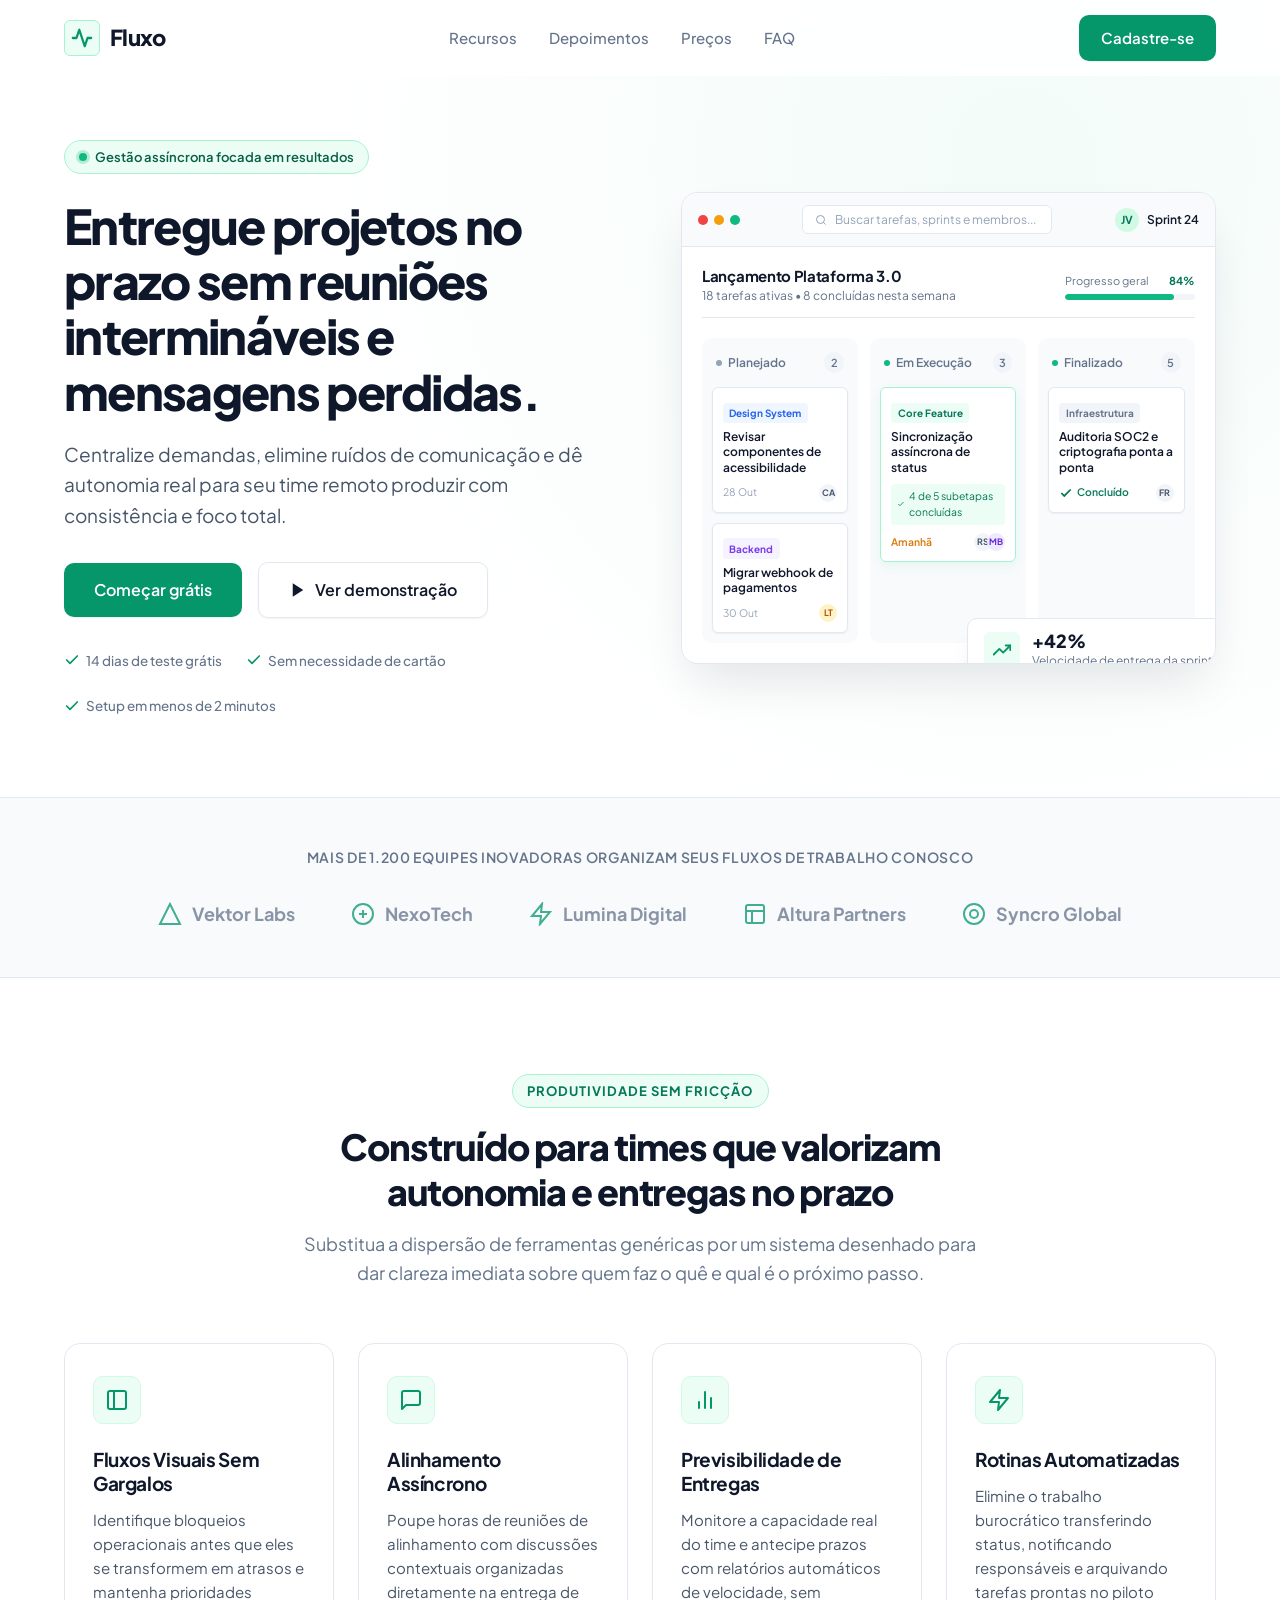
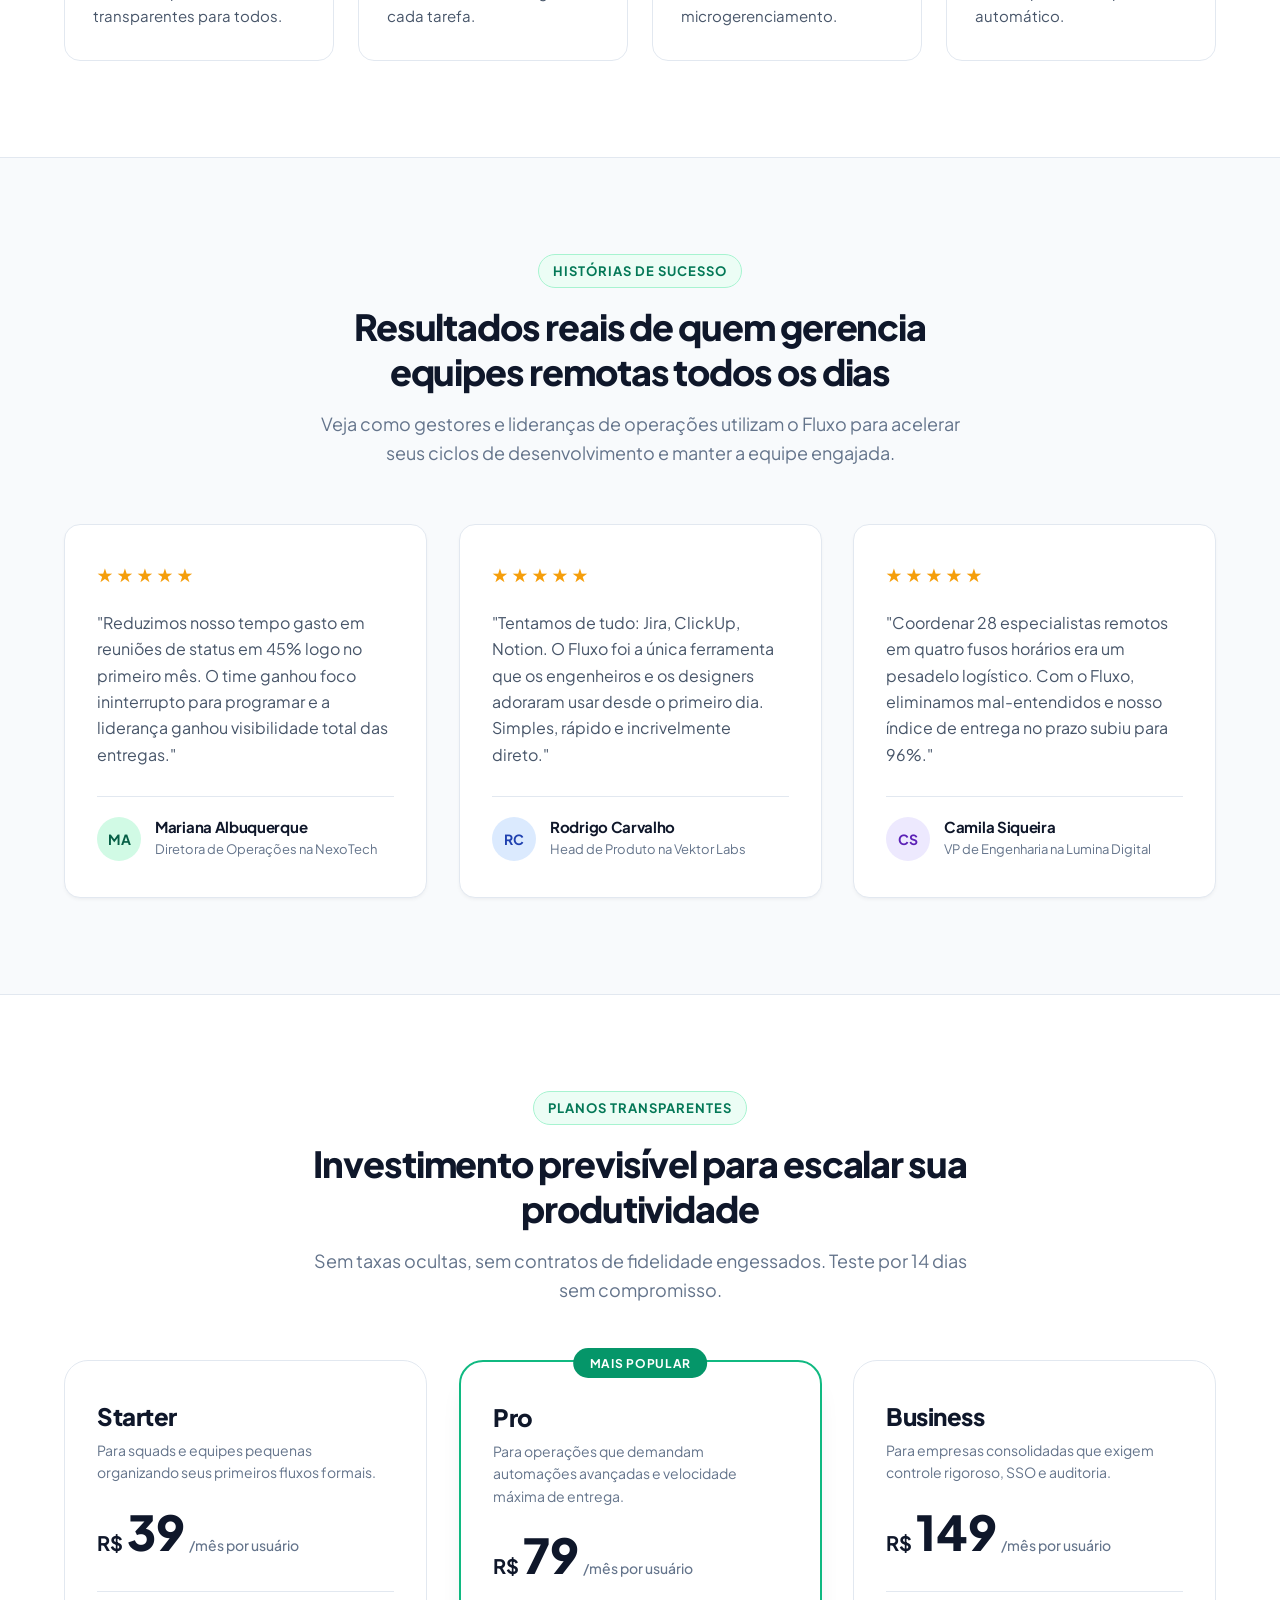
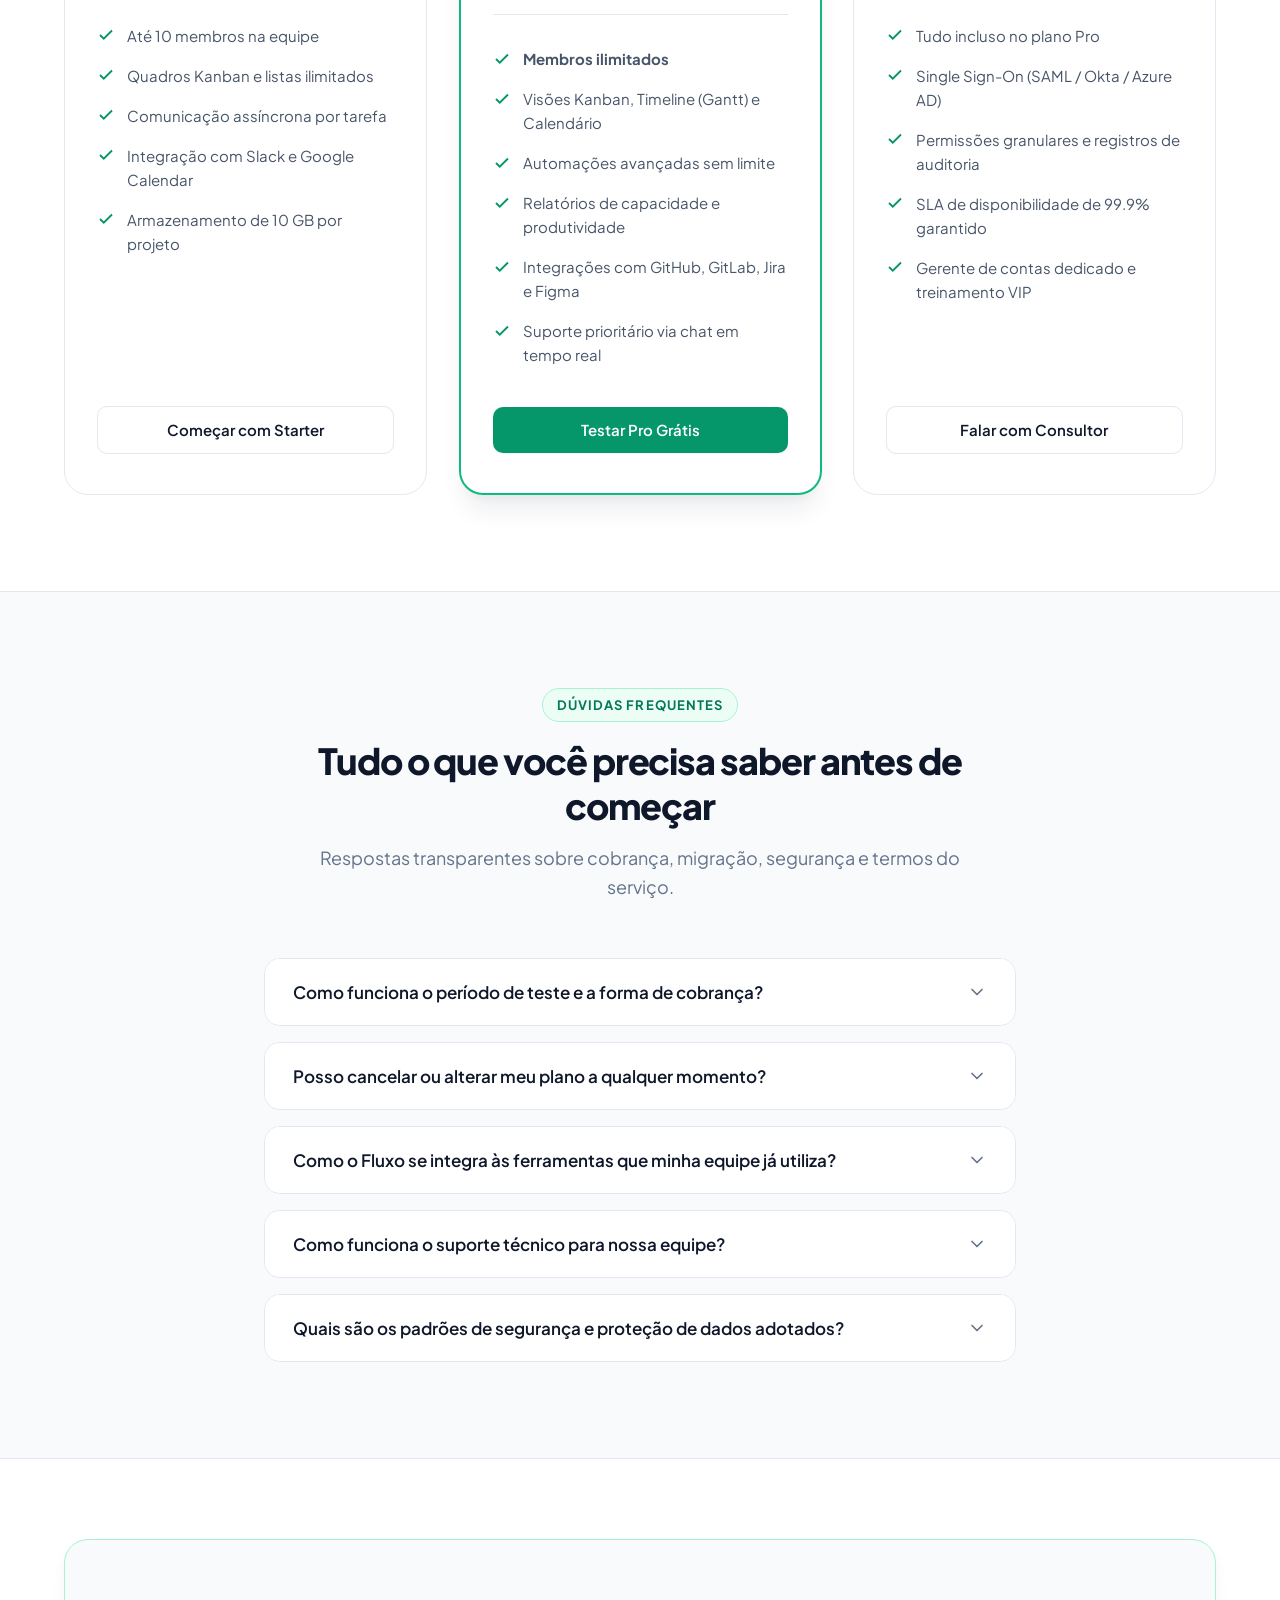
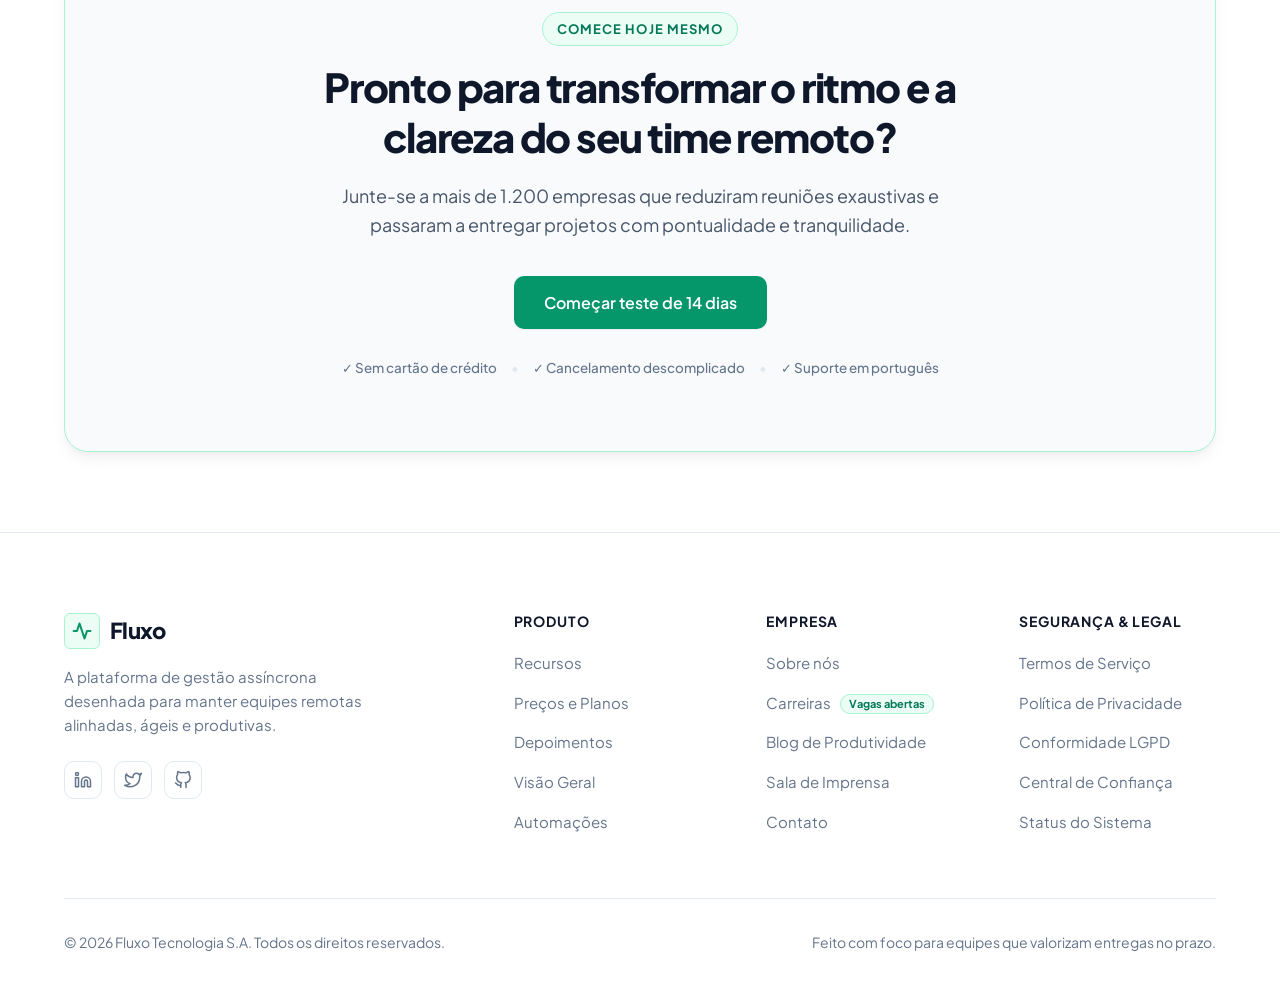
<file: index.html>
<!DOCTYPE html>
<html lang="pt-BR">
<head>
  <meta charset="UTF-8">
  <meta name="viewport" content="width=device-width, initial-scale=1.0">
  <meta name="description" content="Fluxo - A plataforma definitiva de gestão de projetos e tarefas para equipes remotas de alto rendimento. Entregue no prazo com transparência e autonomia.">
  <title>Fluxo | Gestão de Projetos e Tarefas para Equipes Remotas</title>
  
  <!-- Tipografia: Plus Jakarta Sans via Google Fonts -->
  <link rel="preconnect" href="https://fonts.googleapis.com">
  <link rel="preconnect" href="https://fonts.gstatic.com" crossorigin>
  <link href="https://fonts.googleapis.com/css2?family=Plus+Jakarta+Sans:wght@400;500;600;700;800&display=swap" rel="stylesheet">
  
  <!-- Folha de Estilos -->
  <link rel="stylesheet" href="style.css">
</head>
<body>

  <!-- ==================== 1. HEADER FIXO ==================== -->
  <header class="site-header" id="header">
    <div class="container header-container">
      <a href="#" class="brand-logo" aria-label="Fluxo - Página inicial">
        <span class="logo-mark">
          <svg width="22" height="22" viewBox="0 0 24 24" fill="none" stroke="currentColor" stroke-width="2.5" stroke-linecap="round" stroke-linejoin="round">
            <polyline points="22 12 18 12 15 21 9 3 6 12 2 12"></polyline>
          </svg>
        </span>
        <span class="logo-text">Fluxo</span>
      </a>

      <!-- Menu de Navegação Desktop -->
      <nav class="nav-menu" id="navMenu" aria-label="Navegação principal">
        <ul class="nav-list">
          <li class="nav-item"><a href="#recursos" class="nav-link">Recursos</a></li>
          <li class="nav-item"><a href="#depoimentos" class="nav-link">Depoimentos</a></li>
          <li class="nav-item"><a href="#precos" class="nav-link">Preços</a></li>
          <li class="nav-item"><a href="#faq" class="nav-link">FAQ</a></li>
        </ul>
        <div class="nav-actions-mobile">
          <a href="cadastro.html" class="btn btn-primary btn-block">Cadastre-se</a>
        </div>
      </nav>

      <!-- Ações Desktop -->
      <div class="header-actions">
        <a href="cadastro.html" class="btn btn-primary">Cadastre-se</a>
        <!-- Botão Hambúrguer Mobile -->
        <button class="hamburger-btn" id="hamburgerBtn" aria-label="Abrir menu de navegação" aria-expanded="false" aria-controls="navMenu">
          <span class="hamburger-bar"></span>
          <span class="hamburger-bar"></span>
          <span class="hamburger-bar"></span>
        </button>
      </div>
    </div>
  </header>

  <main>
    <!-- ==================== 2. HERO SECTION ==================== -->
    <section class="hero-section" id="hero">
      <div class="container hero-container">
        <!-- Coluna de Texto e Conversão -->
        <div class="hero-content reveal">
          <div class="hero-badge">
            <span class="badge-dot"></span>
            <span>Gestão assíncrona focada em resultados</span>
          </div>
          
          <h1 class="hero-title">
            Entregue projetos no prazo sem reuniões intermináveis e mensagens perdidas.
          </h1>
          
          <p class="hero-subtitle">
            Centralize demandas, elimine ruídos de comunicação e dê autonomia real para seu time remoto produzir com consistência e foco total.
          </p>

          <div class="hero-cta-group">
            <a href="#precos" class="btn btn-primary btn-lg">Começar grátis</a>
            <a href="#recursos" class="btn btn-secondary btn-lg">
              <svg width="18" height="18" viewBox="0 0 24 24" fill="currentColor">
                <polygon points="5 3 19 12 5 21 5 3"></polygon>
              </svg>
              Ver demonstração
            </a>
          </div>

          <div class="hero-trust-indicators">
            <div class="trust-item">
              <svg width="16" height="16" viewBox="0 0 24 24" fill="none" stroke="currentColor" stroke-width="2.5" stroke-linecap="round" stroke-linejoin="round">
                <polyline points="20 6 9 17 4 12"></polyline>
              </svg>
              <span>14 dias de teste grátis</span>
            </div>
            <div class="trust-item">
              <svg width="16" height="16" viewBox="0 0 24 24" fill="none" stroke="currentColor" stroke-width="2.5" stroke-linecap="round" stroke-linejoin="round">
                <polyline points="20 6 9 17 4 12"></polyline>
              </svg>
              <span>Sem necessidade de cartão</span>
            </div>
            <div class="trust-item">
              <svg width="16" height="16" viewBox="0 0 24 24" fill="none" stroke="currentColor" stroke-width="2.5" stroke-linecap="round" stroke-linejoin="round">
                <polyline points="20 6 9 17 4 12"></polyline>
              </svg>
              <span>Setup em menos de 2 minutos</span>
            </div>
          </div>
        </div>

        <!-- Coluna Mockup do Produto (HTML/CSS Puro) -->
        <div class="hero-visual reveal">
          <div class="mockup-frame">
            <!-- Barra Superior do Aplicativo -->
            <div class="mockup-header">
              <div class="mockup-dots">
                <span class="dot dot-red"></span>
                <span class="dot dot-yellow"></span>
                <span class="dot dot-green"></span>
              </div>
              <div class="mockup-search-bar">
                <svg width="12" height="12" viewBox="0 0 24 24" fill="none" stroke="currentColor" stroke-width="2">
                  <circle cx="11" cy="11" r="8"></circle>
                  <line x1="21" y1="21" x2="16.65" y2="16.65"></line>
                </svg>
                <span>Buscar tarefas, sprints e membros...</span>
              </div>
              <div class="mockup-user-pill">
                <span class="mockup-avatar avatar-primary">JV</span>
                <span class="mockup-user-name">Sprint 24</span>
              </div>
            </div>

            <!-- Corpo do Dashboard / Kanban -->
            <div class="mockup-body">
              <!-- Topo do Projeto -->
              <div class="mockup-project-header">
                <div>
                  <h4 class="mockup-project-title">Lançamento Plataforma 3.0</h4>
                  <p class="mockup-project-meta">18 tarefas ativas • 8 concluídas nesta semana</p>
                </div>
                <div class="mockup-progress-wrap">
                  <div class="progress-info">
                    <span>Progresso geral</span>
                    <strong>84%</strong>
                  </div>
                  <div class="progress-track">
                    <div class="progress-fill" style="width: 84%;"></div>
                  </div>
                </div>
              </div>

              <!-- Colunas de Tarefas -->
              <div class="mockup-columns">
                <!-- Coluna 1: A Fazer -->
                <div class="mockup-col">
                  <div class="mockup-col-header">
                    <span class="col-indicator col-gray"></span>
                    <span class="col-title">Planejado</span>
                    <span class="col-count">2</span>
                  </div>
                  <div class="mockup-task-card">
                    <span class="task-tag tag-blue">Design System</span>
                    <p class="task-title">Revisar componentes de acessibilidade</p>
                    <div class="task-meta">
                      <span class="task-due">28 Out</span>
                      <span class="task-avatar avatar-sm">CA</span>
                    </div>
                  </div>
                  <div class="mockup-task-card">
                    <span class="task-tag tag-purple">Backend</span>
                    <p class="task-title">Migrar webhook de pagamentos</p>
                    <div class="task-meta">
                      <span class="task-due">30 Out</span>
                      <span class="task-avatar avatar-sm avatar-alt">LT</span>
                    </div>
                  </div>
                </div>

                <!-- Coluna 2: Em Execução -->
                <div class="mockup-col">
                  <div class="mockup-col-header">
                    <span class="col-indicator col-emerald"></span>
                    <span class="col-title">Em Execução</span>
                    <span class="col-count">3</span>
                  </div>
                  <div class="mockup-task-card card-highlight">
                    <span class="task-tag tag-emerald">Core Feature</span>
                    <p class="task-title">Sincronização assíncrona de status</p>
                    <div class="task-checklist">
                      <svg width="12" height="12" viewBox="0 0 24 24" fill="none" stroke="currentColor" stroke-width="2.5">
                        <polyline points="20 6 9 17 4 12"></polyline>
                      </svg>
                      <span>4 de 5 subetapas concluídas</span>
                    </div>
                    <div class="task-meta">
                      <span class="task-due due-soon">Amanhã</span>
                      <div class="task-team">
                        <span class="task-avatar avatar-sm">RS</span>
                        <span class="task-avatar avatar-sm avatar-alt2">MB</span>
                      </div>
                    </div>
                  </div>
                </div>

                <!-- Coluna 3: Concluído -->
                <div class="mockup-col">
                  <div class="mockup-col-header">
                    <span class="col-indicator col-green"></span>
                    <span class="col-title">Finalizado</span>
                    <span class="col-count">5</span>
                  </div>
                  <div class="mockup-task-card card-done">
                    <span class="task-tag tag-gray">Infraestrutura</span>
                    <p class="task-title">Auditoria SOC2 e criptografia ponta a ponta</p>
                    <div class="task-meta">
                      <span class="task-status-done">
                        <svg width="14" height="14" viewBox="0 0 24 24" fill="none" stroke="currentColor" stroke-width="3">
                          <polyline points="20 6 9 17 4 12"></polyline>
                        </svg>
                        Concluído
                      </span>
                      <span class="task-avatar avatar-sm">FR</span>
                    </div>
                  </div>
                </div>
              </div>
            </div>

            <!-- Card Flutuante de Métrica -->
            <div class="mockup-floating-stat">
              <div class="floating-icon">
                <svg width="18" height="18" viewBox="0 0 24 24" fill="none" stroke="currentColor" stroke-width="2.5" stroke-linecap="round" stroke-linejoin="round">
                  <polyline points="23 6 13.5 15.5 8.5 10.5 1 18"></polyline>
                  <polyline points="17 6 23 6 23 12"></polyline>
                </svg>
              </div>
              <div class="floating-text">
                <span class="stat-number">+42%</span>
                <span class="stat-label">Velocidade de entrega da sprint</span>
              </div>
            </div>
          </div>
        </div>
      </div>
    </section>

    <!-- ==================== 4. PROVA SOCIAL (LOGOS) ==================== -->
    <section class="social-proof-strip" aria-label="Empresas que confiam no Fluxo">
      <div class="container">
        <p class="social-proof-lead">Mais de 1.200 equipes inovadoras organizam seus fluxos de trabalho conosco</p>
        <div class="client-logos-grid">
          <!-- Logo 1: Vektor -->
          <div class="client-logo-item">
            <svg width="24" height="24" viewBox="0 0 24 24" fill="none" stroke="currentColor" stroke-width="2">
              <polygon points="12 2 2 22 22 22"></polygon>
            </svg>
            <span>Vektor Labs</span>
          </div>

          <!-- Logo 2: NexoTech -->
          <div class="client-logo-item">
            <svg width="24" height="24" viewBox="0 0 24 24" fill="none" stroke="currentColor" stroke-width="2">
              <circle cx="12" cy="12" r="10"></circle>
              <path d="M8 12h8M12 8v8"></path>
            </svg>
            <span>NexoTech</span>
          </div>

          <!-- Logo 3: Lumina -->
          <div class="client-logo-item">
            <svg width="24" height="24" viewBox="0 0 24 24" fill="none" stroke="currentColor" stroke-width="2">
              <polygon points="13 2 3 14 12 14 11 22 21 10 12 10 13 2"></polygon>
            </svg>
            <span>Lumina Digital</span>
          </div>

          <!-- Logo 4: Altura Capital -->
          <div class="client-logo-item">
            <svg width="24" height="24" viewBox="0 0 24 24" fill="none" stroke="currentColor" stroke-width="2">
              <rect x="3" y="3" width="18" height="18" rx="2"></rect>
              <line x1="3" y1="9" x2="21" y2="9"></line>
              <line x1="9" y1="21" x2="9" y2="9"></line>
            </svg>
            <span>Altura Partners</span>
          </div>

          <!-- Logo 5: Syncro -->
          <div class="client-logo-item">
            <svg width="24" height="24" viewBox="0 0 24 24" fill="none" stroke="currentColor" stroke-width="2">
              <circle cx="12" cy="12" r="10"></circle>
              <circle cx="12" cy="12" r="4"></circle>
            </svg>
            <span>Syncro Global</span>
          </div>
        </div>
      </div>
    </section>

    <!-- ==================== 3. SEÇÃO DE RECURSOS ==================== -->
    <section class="features-section section-padding" id="recursos">
      <div class="container">
        <div class="section-header text-center reveal">
          <span class="section-tag">Produtividade Sem Fricção</span>
          <h2 class="section-title">Construído para times que valorizam autonomia e entregas no prazo</h2>
          <p class="section-description">
            Substitua a dispersão de ferramentas genéricas por um sistema desenhado para dar clareza imediata sobre quem faz o quê e qual é o próximo passo.
          </p>
        </div>

        <div class="features-grid">
          <!-- Card 1 -->
          <div class="feature-card reveal">
            <div class="feature-icon-box">
              <svg width="24" height="24" viewBox="0 0 24 24" fill="none" stroke="currentColor" stroke-width="2" stroke-linecap="round" stroke-linejoin="round">
                <rect x="3" y="3" width="18" height="18" rx="2" ry="2"></rect>
                <line x1="9" y1="3" x2="9" y2="21"></line>
              </svg>
            </div>
            <h3 class="feature-title">Fluxos Visuais Sem Gargalos</h3>
            <p class="feature-description">
              Identifique bloqueios operacionais antes que eles se transformem em atrasos e mantenha prioridades transparentes para todos.
            </p>
          </div>

          <!-- Card 2 -->
          <div class="feature-card reveal">
            <div class="feature-icon-box">
              <svg width="24" height="24" viewBox="0 0 24 24" fill="none" stroke="currentColor" stroke-width="2" stroke-linecap="round" stroke-linejoin="round">
                <path d="M21 15a2 2 0 0 1-2 2H7l-4 4V5a2 2 0 0 1 2-2h14a2 2 0 0 1 2 2z"></path>
              </svg>
            </div>
            <h3 class="feature-title">Alinhamento Assíncrono</h3>
            <p class="feature-description">
              Poupe horas de reuniões de alinhamento com discussões contextuais organizadas diretamente na entrega de cada tarefa.
            </p>
          </div>

          <!-- Card 3 -->
          <div class="feature-card reveal">
            <div class="feature-icon-box">
              <svg width="24" height="24" viewBox="0 0 24 24" fill="none" stroke="currentColor" stroke-width="2" stroke-linecap="round" stroke-linejoin="round">
                <line x1="18" y1="20" x2="18" y2="10"></line>
                <line x1="12" y1="20" x2="12" y2="4"></line>
                <line x1="6" y1="20" x2="6" y2="14"></line>
              </svg>
            </div>
            <h3 class="feature-title">Previsibilidade de Entregas</h3>
            <p class="feature-description">
              Monitore a capacidade real do time e antecipe prazos com relatórios automáticos de velocidade, sem microgerenciamento.
            </p>
          </div>

          <!-- Card 4 -->
          <div class="feature-card reveal">
            <div class="feature-icon-box">
              <svg width="24" height="24" viewBox="0 0 24 24" fill="none" stroke="currentColor" stroke-width="2" stroke-linecap="round" stroke-linejoin="round">
                <polyline points="13 2 3 14 12 14 11 22 21 10 12 10 13 2"></polyline>
              </svg>
            </div>
            <h3 class="feature-title">Rotinas Automatizadas</h3>
            <p class="feature-description">
              Elimine o trabalho burocrático transferindo status, notificando responsáveis e arquivando tarefas prontas no piloto automático.
            </p>
          </div>
        </div>
      </div>
    </section>

    <!-- ==================== 4. PROVA SOCIAL (DEPOIMENTOS) ==================== -->
    <section class="testimonials-section section-padding bg-alt" id="depoimentos">
      <div class="container">
        <div class="section-header text-center reveal">
          <span class="section-tag">Histórias de Sucesso</span>
          <h2 class="section-title">Resultados reais de quem gerencia equipes remotas todos os dias</h2>
          <p class="section-description">
            Veja como gestores e lideranças de operações utilizam o Fluxo para acelerar seus ciclos de desenvolvimento e manter a equipe engajada.
          </p>
        </div>

        <div class="testimonials-grid">
          <!-- Depoimento 1 -->
          <div class="testimonial-card reveal">
            <div class="testimonial-rating" aria-label="Avaliação 5 estrelas">
              <span class="star-icon">&#9733;</span>
              <span class="star-icon">&#9733;</span>
              <span class="star-icon">&#9733;</span>
              <span class="star-icon">&#9733;</span>
              <span class="star-icon">&#9733;</span>
            </div>
            <blockquote class="testimonial-quote">
              "Reduzimos nosso tempo gasto em reuniões de status em 45% logo no primeiro mês. O time ganhou foco ininterrupto para programar e a liderança ganhou visibilidade total das entregas."
            </blockquote>
            <div class="testimonial-author">
              <div class="author-avatar avatar-mariana">MA</div>
              <div class="author-info">
                <h4 class="author-name">Mariana Albuquerque</h4>
                <p class="author-role">Diretora de Operações na NexoTech</p>
              </div>
            </div>
          </div>

          <!-- Depoimento 2 -->
          <div class="testimonial-card reveal">
            <div class="testimonial-rating" aria-label="Avaliação 5 estrelas">
              <span class="star-icon">&#9733;</span>
              <span class="star-icon">&#9733;</span>
              <span class="star-icon">&#9733;</span>
              <span class="star-icon">&#9733;</span>
              <span class="star-icon">&#9733;</span>
            </div>
            <blockquote class="testimonial-quote">
              "Tentamos de tudo: Jira, ClickUp, Notion. O Fluxo foi a única ferramenta que os engenheiros e os designers adoraram usar desde o primeiro dia. Simples, rápido e incrivelmente direto."
            </blockquote>
            <div class="testimonial-author">
              <div class="author-avatar avatar-rodrigo">RC</div>
              <div class="author-info">
                <h4 class="author-name">Rodrigo Carvalho</h4>
                <p class="author-role">Head de Produto na Vektor Labs</p>
              </div>
            </div>
          </div>

          <!-- Depoimento 3 -->
          <div class="testimonial-card reveal">
            <div class="testimonial-rating" aria-label="Avaliação 5 estrelas">
              <span class="star-icon">&#9733;</span>
              <span class="star-icon">&#9733;</span>
              <span class="star-icon">&#9733;</span>
              <span class="star-icon">&#9733;</span>
              <span class="star-icon">&#9733;</span>
            </div>
            <blockquote class="testimonial-quote">
              "Coordenar 28 especialistas remotos em quatro fusos horários era um pesadelo logístico. Com o Fluxo, eliminamos mal-entendidos e nosso índice de entrega no prazo subiu para 96%."
            </blockquote>
            <div class="testimonial-author">
              <div class="author-avatar avatar-camila">CS</div>
              <div class="author-info">
                <h4 class="author-name">Camila Siqueira</h4>
                <p class="author-role">VP de Engenharia na Lumina Digital</p>
              </div>
            </div>
          </div>
        </div>
      </div>
    </section>

    <!-- ==================== 5. SEÇÃO DE PREÇOS ==================== -->
    <section class="pricing-section section-padding" id="precos">
      <div class="container">
        <div class="section-header text-center reveal">
          <span class="section-tag">Planos Transparentes</span>
          <h2 class="section-title">Investimento previsível para escalar sua produtividade</h2>
          <p class="section-description">
            Sem taxas ocultas, sem contratos de fidelidade engessados. Teste por 14 dias sem compromisso.
          </p>
        </div>

        <div class="pricing-grid">
          <!-- Plano 1: Starter -->
          <div class="pricing-card reveal">
            <div class="pricing-header">
              <h3 class="plan-name">Starter</h3>
              <p class="plan-description">Para squads e equipes pequenas organizando seus primeiros fluxos formais.</p>
              <div class="plan-price-wrap">
                <span class="currency">R$</span>
                <span class="amount">39</span>
                <span class="period">/mês por usuário</span>
              </div>
            </div>
            <ul class="plan-features">
              <li>
                <svg class="check-icon" width="18" height="18" viewBox="0 0 24 24" fill="none" stroke="currentColor" stroke-width="2.5">
                  <polyline points="20 6 9 17 4 12"></polyline>
                </svg>
                <span>Até 10 membros na equipe</span>
              </li>
              <li>
                <svg class="check-icon" width="18" height="18" viewBox="0 0 24 24" fill="none" stroke="currentColor" stroke-width="2.5">
                  <polyline points="20 6 9 17 4 12"></polyline>
                </svg>
                <span>Quadros Kanban e listas ilimitados</span>
              </li>
              <li>
                <svg class="check-icon" width="18" height="18" viewBox="0 0 24 24" fill="none" stroke="currentColor" stroke-width="2.5">
                  <polyline points="20 6 9 17 4 12"></polyline>
                </svg>
                <span>Comunicação assíncrona por tarefa</span>
              </li>
              <li>
                <svg class="check-icon" width="18" height="18" viewBox="0 0 24 24" fill="none" stroke="currentColor" stroke-width="2.5">
                  <polyline points="20 6 9 17 4 12"></polyline>
                </svg>
                <span>Integração com Slack e Google Calendar</span>
              </li>
              <li>
                <svg class="check-icon" width="18" height="18" viewBox="0 0 24 24" fill="none" stroke="currentColor" stroke-width="2.5">
                  <polyline points="20 6 9 17 4 12"></polyline>
                </svg>
                <span>Armazenamento de 10 GB por projeto</span>
              </li>
            </ul>
            <div class="pricing-footer">
              <a href="#hero" class="btn btn-outline btn-block">Começar com Starter</a>
            </div>
          </div>

          <!-- Plano 2: Pro (Destaque Mais Popular) -->
          <div class="pricing-card pricing-card-featured reveal">
            <div class="popular-badge">Mais Popular</div>
            <div class="pricing-header">
              <h3 class="plan-name">Pro</h3>
              <p class="plan-description">Para operações que demandam automações avançadas e velocidade máxima de entrega.</p>
              <div class="plan-price-wrap">
                <span class="currency">R$</span>
                <span class="amount">79</span>
                <span class="period">/mês por usuário</span>
              </div>
            </div>
            <ul class="plan-features">
              <li>
                <svg class="check-icon" width="18" height="18" viewBox="0 0 24 24" fill="none" stroke="currentColor" stroke-width="2.5">
                  <polyline points="20 6 9 17 4 12"></polyline>
                </svg>
                <strong>Membros ilimitados</strong>
              </li>
              <li>
                <svg class="check-icon" width="18" height="18" viewBox="0 0 24 24" fill="none" stroke="currentColor" stroke-width="2.5">
                  <polyline points="20 6 9 17 4 12"></polyline>
                </svg>
                <span>Visões Kanban, Timeline (Gantt) e Calendário</span>
              </li>
              <li>
                <svg class="check-icon" width="18" height="18" viewBox="0 0 24 24" fill="none" stroke="currentColor" stroke-width="2.5">
                  <polyline points="20 6 9 17 4 12"></polyline>
                </svg>
                <span>Automações avançadas sem limite</span>
              </li>
              <li>
                <svg class="check-icon" width="18" height="18" viewBox="0 0 24 24" fill="none" stroke="currentColor" stroke-width="2.5">
                  <polyline points="20 6 9 17 4 12"></polyline>
                </svg>
                <span>Relatórios de capacidade e produtividade</span>
              </li>
              <li>
                <svg class="check-icon" width="18" height="18" viewBox="0 0 24 24" fill="none" stroke="currentColor" stroke-width="2.5">
                  <polyline points="20 6 9 17 4 12"></polyline>
                </svg>
                <span>Integrações com GitHub, GitLab, Jira e Figma</span>
              </li>
              <li>
                <svg class="check-icon" width="18" height="18" viewBox="0 0 24 24" fill="none" stroke="currentColor" stroke-width="2.5">
                  <polyline points="20 6 9 17 4 12"></polyline>
                </svg>
                <span>Suporte prioritário via chat em tempo real</span>
              </li>
            </ul>
            <div class="pricing-footer">
              <a href="#hero" class="btn btn-primary btn-block">Testar Pro Grátis</a>
            </div>
          </div>

          <!-- Plano 3: Business -->
          <div class="pricing-card reveal">
            <div class="pricing-header">
              <h3 class="plan-name">Business</h3>
              <p class="plan-description">Para empresas consolidadas que exigem controle rigoroso, SSO e auditoria.</p>
              <div class="plan-price-wrap">
                <span class="currency">R$</span>
                <span class="amount">149</span>
                <span class="period">/mês por usuário</span>
              </div>
            </div>
            <ul class="plan-features">
              <li>
                <svg class="check-icon" width="18" height="18" viewBox="0 0 24 24" fill="none" stroke="currentColor" stroke-width="2.5">
                  <polyline points="20 6 9 17 4 12"></polyline>
                </svg>
                <span>Tudo incluso no plano Pro</span>
              </li>
              <li>
                <svg class="check-icon" width="18" height="18" viewBox="0 0 24 24" fill="none" stroke="currentColor" stroke-width="2.5">
                  <polyline points="20 6 9 17 4 12"></polyline>
                </svg>
                <span>Single Sign-On (SAML / Okta / Azure AD)</span>
              </li>
              <li>
                <svg class="check-icon" width="18" height="18" viewBox="0 0 24 24" fill="none" stroke="currentColor" stroke-width="2.5">
                  <polyline points="20 6 9 17 4 12"></polyline>
                </svg>
                <span>Permissões granulares e registros de auditoria</span>
              </li>
              <li>
                <svg class="check-icon" width="18" height="18" viewBox="0 0 24 24" fill="none" stroke="currentColor" stroke-width="2.5">
                  <polyline points="20 6 9 17 4 12"></polyline>
                </svg>
                <span>SLA de disponibilidade de 99.9% garantido</span>
              </li>
              <li>
                <svg class="check-icon" width="18" height="18" viewBox="0 0 24 24" fill="none" stroke="currentColor" stroke-width="2.5">
                  <polyline points="20 6 9 17 4 12"></polyline>
                </svg>
                <span>Gerente de contas dedicado e treinamento VIP</span>
              </li>
            </ul>
            <div class="pricing-footer">
              <a href="#hero" class="btn btn-outline btn-block">Falar com Consultor</a>
            </div>
          </div>
        </div>
      </div>
    </section>

    <!-- ==================== 6. SEÇÃO DE FAQ ==================== -->
    <section class="faq-section section-padding bg-alt" id="faq">
      <div class="container faq-container">
        <div class="section-header text-center reveal">
          <span class="section-tag">Dúvidas Frequentes</span>
          <h2 class="section-title">Tudo o que você precisa saber antes de começar</h2>
          <p class="section-description">
            Respostas transparentes sobre cobrança, migração, segurança e termos do serviço.
          </p>
        </div>

        <div class="faq-accordion reveal">
          <!-- FAQ 1: Cobrança -->
          <div class="faq-item">
            <button class="faq-question" aria-expanded="false">
              <span>Como funciona o período de teste e a forma de cobrança?</span>
              <span class="faq-icon" aria-hidden="true">
                <svg width="20" height="20" viewBox="0 0 24 24" fill="none" stroke="currentColor" stroke-width="2" stroke-linecap="round" stroke-linejoin="round">
                  <polyline points="6 9 12 15 18 9"></polyline>
                </svg>
              </span>
            </button>
            <div class="faq-answer">
              <div class="faq-answer-inner">
                <p>
                  Você pode usar o Fluxo gratuitamente por 14 dias com acesso a todas as funcionalidades do plano Pro. Não solicitamos dados de cartão de crédito no cadastro. Após os 14 dias, você escolhe se deseja assinar um plano pago via cartão corporativo ou boleto bancário mensal, sem nenhuma cobrança surpresa.
                </p>
              </div>
            </div>
          </div>

          <!-- FAQ 2: Cancelamento -->
          <div class="faq-item">
            <button class="faq-question" aria-expanded="false">
              <span>Posso cancelar ou alterar meu plano a qualquer momento?</span>
              <span class="faq-icon" aria-hidden="true">
                <svg width="20" height="20" viewBox="0 0 24 24" fill="none" stroke="currentColor" stroke-width="2" stroke-linecap="round" stroke-linejoin="round">
                  <polyline points="6 9 12 15 18 9"></polyline>
                </svg>
              </span>
            </button>
            <div class="faq-answer">
              <div class="faq-answer-inner">
                <p>
                  Sim. Nossos planos são mensais e não possuem fidelidade ou multas rescisórias. Você pode fazer upgrade, downgrade ou cancelar sua assinatura diretamente no painel de configurações a qualquer instante com apenas 2 cliques.
                </p>
              </div>
            </div>
          </div>

          <!-- FAQ 3: Integração -->
          <div class="faq-item">
            <button class="faq-question" aria-expanded="false">
              <span>Como o Fluxo se integra às ferramentas que minha equipe já utiliza?</span>
              <span class="faq-icon" aria-hidden="true">
                <svg width="20" height="20" viewBox="0 0 24 24" fill="none" stroke="currentColor" stroke-width="2" stroke-linecap="round" stroke-linejoin="round">
                  <polyline points="6 9 12 15 18 9"></polyline>
                </svg>
              </span>
            </button>
            <div class="faq-answer">
              <div class="faq-answer-inner">
                <p>
                  O Fluxo possui integrações nativas com Slack, Microsoft Teams, GitHub, GitLab, Figma, Google Drive e Notion. Além disso, disponibilizamos uma API REST pública e conexão via Zapier e Webhooks para conectar qualquer sistema interno do seu negócio.
                </p>
              </div>
            </div>
          </div>

          <!-- FAQ 4: Suporte -->
          <div class="faq-item">
            <button class="faq-question" aria-expanded="false">
              <span>Como funciona o suporte técnico para nossa equipe?</span>
              <span class="faq-icon" aria-hidden="true">
                <svg width="20" height="20" viewBox="0 0 24 24" fill="none" stroke="currentColor" stroke-width="2" stroke-linecap="round" stroke-linejoin="round">
                  <polyline points="6 9 12 15 18 9"></polyline>
                </svg>
              </span>
            </button>
            <div class="faq-answer">
              <div class="faq-answer-inner">
                <p>
                  Todos os usuários contam com central de documentação completa em português e atendimento via ticket com resposta em menos de 4 horas úteis. Assinantes dos planos Pro e Business possuem atendimento humanizado prioritário via chat em tempo real dentro da própria plataforma.
                </p>
              </div>
            </div>
          </div>

          <!-- FAQ 5: Segurança -->
          <div class="faq-item">
            <button class="faq-question" aria-expanded="false">
              <span>Quais são os padrões de segurança e proteção de dados adotados?</span>
              <span class="faq-icon" aria-hidden="true">
                <svg width="20" height="20" viewBox="0 0 24 24" fill="none" stroke="currentColor" stroke-width="2" stroke-linecap="round" stroke-linejoin="round">
                  <polyline points="6 9 12 15 18 9"></polyline>
                </svg>
              </span>
            </button>
            <div class="faq-answer">
              <div class="faq-answer-inner">
                <p>
                  Levamos conformidade a sério. Utilizamos criptografia TLS 1.3 em trânsito e AES-256 em repouso em servidores AWS com certificação SOC2 Tipo II e ISO 27001. Estamos 100% em conformidade com as diretrizes da LGPD e GDPR, garantindo sigilo absoluto dos arquivos e conversas do seu projeto.
                </p>
              </div>
            </div>
          </div>
        </div>
      </div>
    </section>

    <!-- ==================== 7. CTA FINAL ==================== -->
    <section class="final-cta-section section-padding">
      <div class="container">
        <div class="final-cta-card reveal">
          <div class="cta-inner-content">
            <span class="section-tag">Comece Hoje Mesmo</span>
            <h2 class="final-cta-title">
              Pronto para transformar o ritmo e a clareza do seu time remoto?
            </h2>
            <p class="final-cta-subtitle">
              Junte-se a mais de 1.200 empresas que reduziram reuniões exaustivas e passaram a entregar projetos com pontualidade e tranquilidade.
            </p>
            <div class="final-cta-buttons">
              <a href="#precos" class="btn btn-primary btn-lg">Começar teste de 14 dias</a>
            </div>
            <div class="final-cta-guarantees">
              <span>✓ Sem cartão de crédito</span>
              <span class="bullet-separator">•</span>
              <span>✓ Cancelamento descomplicado</span>
              <span class="bullet-separator">•</span>
              <span>✓ Suporte em português</span>
            </div>
          </div>
        </div>
      </div>
    </section>
  </main>

  <!-- ==================== 8. FOOTER ==================== -->
  <footer class="site-footer">
    <div class="container">
      <div class="footer-grid">
        <!-- Coluna da Marca -->
        <div class="footer-brand-col">
          <a href="#" class="brand-logo footer-logo">
            <span class="logo-mark">
              <svg width="20" height="20" viewBox="0 0 24 24" fill="none" stroke="currentColor" stroke-width="2.5" stroke-linecap="round" stroke-linejoin="round">
                <polyline points="22 12 18 12 15 21 9 3 6 12 2 12"></polyline>
              </svg>
            </span>
            <span class="logo-text">Fluxo</span>
          </a>
          <p class="footer-tagline">
            A plataforma de gestão assíncrona desenhada para manter equipes remotas alinhadas, ágeis e produtivas.
          </p>
          <div class="footer-social-links">
            <a href="#" aria-label="LinkedIn do Fluxo" class="social-link">
              <svg width="18" height="18" viewBox="0 0 24 24" fill="none" stroke="currentColor" stroke-width="2" stroke-linecap="round" stroke-linejoin="round">
                <path d="M16 8a6 6 0 0 1 6 6v7h-4v-7a2 2 0 0 0-2-2 2 2 0 0 0-2 2v7h-4v-7a6 6 0 0 1 6-6z"></path>
                <rect x="2" y="9" width="4" height="12"></rect>
                <circle cx="4" cy="4" r="2"></circle>
              </svg>
            </a>
            <a href="#" aria-label="Twitter / X do Fluxo" class="social-link">
              <svg width="18" height="18" viewBox="0 0 24 24" fill="none" stroke="currentColor" stroke-width="2" stroke-linecap="round" stroke-linejoin="round">
                <path d="M23 3a10.9 10.9 0 0 1-3.14 1.53 4.48 4.48 0 0 0-7.86 3v1A10.66 10.66 0 0 1 3 4s-4 9 5 13a11.64 11.64 0 0 1-7 2c9 5 20 0 20-11.5a4.5 4.5 0 0 0-.08-.83A7.72 7.72 0 0 0 23 3z"></path>
              </svg>
            </a>
            <a href="#" aria-label="GitHub do Fluxo" class="social-link">
              <svg width="18" height="18" viewBox="0 0 24 24" fill="none" stroke="currentColor" stroke-width="2" stroke-linecap="round" stroke-linejoin="round">
                <path d="M9 19c-5 1.5-5-2.5-7-3m14 6v-3.87a3.37 3.37 0 0 0-.94-2.61c3.14-.35 6.44-1.54 6.44-7A5.44 5.44 0 0 0 20 4.77 5.07 5.07 0 0 0 19.91 1S18.73.65 16 2.48a13.38 13.38 0 0 0-7 0C6.27.65 5.09 1 5.09 1A5.07 5.07 0 0 0 5 4.77a5.44 5.44 0 0 0-1.5 3.78c0 5.42 3.3 6.61 6.44 7A3.37 3.37 0 0 0 9 18.13V22"></path>
              </svg>
            </a>
          </div>
        </div>

        <!-- Coluna Produto -->
        <div class="footer-links-col">
          <h4 class="footer-heading">Produto</h4>
          <ul class="footer-nav">
            <li><a href="#recursos">Recursos</a></li>
            <li><a href="#precos">Preços e Planos</a></li>
            <li><a href="#depoimentos">Depoimentos</a></li>
            <li><a href="#hero">Visão Geral</a></li>
            <li><a href="#recursos">Automações</a></li>
          </ul>
        </div>

        <!-- Coluna Empresa -->
        <div class="footer-links-col">
          <h4 class="footer-heading">Empresa</h4>
          <ul class="footer-nav">
            <li><a href="#">Sobre nós</a></li>
            <li><a href="#">Carreiras <span class="footer-badge">Vagas abertas</span></a></li>
            <li><a href="#">Blog de Produtividade</a></li>
            <li><a href="#">Sala de Imprensa</a></li>
            <li><a href="#">Contato</a></li>
          </ul>
        </div>

        <!-- Coluna Legal & Segurança -->
        <div class="footer-links-col">
          <h4 class="footer-heading">Segurança & Legal</h4>
          <ul class="footer-nav">
            <li><a href="#">Termos de Serviço</a></li>
            <li><a href="#">Política de Privacidade</a></li>
            <li><a href="#">Conformidade LGPD</a></li>
            <li><a href="#">Central de Confiança</a></li>
            <li><a href="#">Status do Sistema</a></li>
          </ul>
        </div>
      </div>

      <!-- Barra de Direitos Autorais -->
      <div class="footer-bottom">
        <p>&copy; 2026 Fluxo Tecnologia S.A. Todos os direitos reservados.</p>
        <p class="footer-subtext">Feito com foco para equipes que valorizam entregas no prazo.</p>
      </div>
    </div>
  </footer>

  <!-- Script Principal -->
  <script src="script.js"></script>
</body>
</html>
</file>
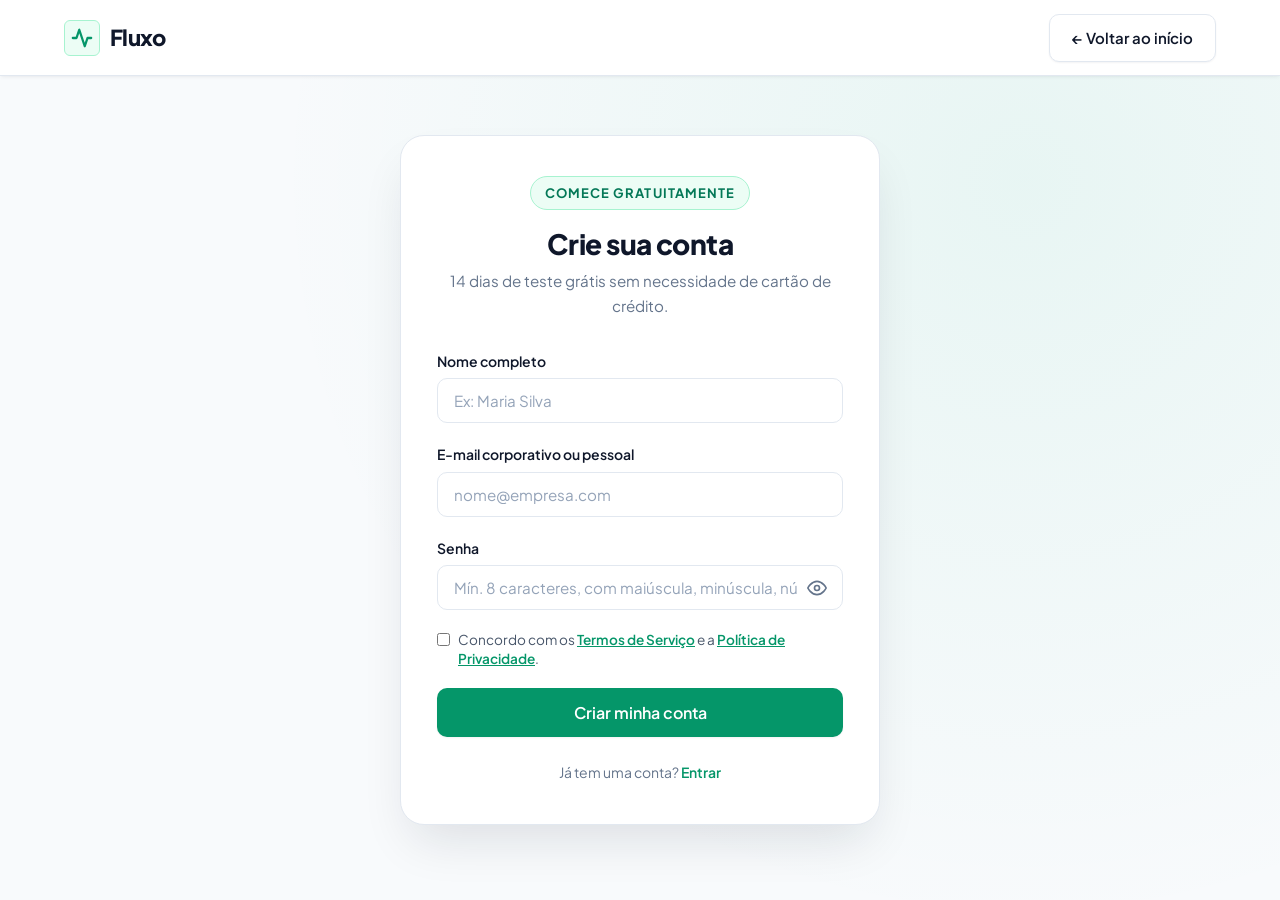
<file: cadastro.html>
<!DOCTYPE html>
<html lang="pt-BR">
<head>
  <meta charset="UTF-8">
  <meta name="viewport" content="width=device-width, initial-scale=1.0">
  <meta name="description" content="Fluxo - Crie sua conta e comece a gerenciar projetos com seu time em poucos minutos.">
  <title>Fluxo | Cadastro de Usuário</title>

  <!-- Tipografia: Plus Jakarta Sans via Google Fonts -->
  <link rel="preconnect" href="https://fonts.googleapis.com">
  <link rel="preconnect" href="https://fonts.gstatic.com" crossorigin>
  <link href="https://fonts.googleapis.com/css2?family=Plus+Jakarta+Sans:wght@400;500;600;700;800&display=swap" rel="stylesheet">

  <link rel="stylesheet" href="style.css">
  <style>
    /* Estilos dedicados da tela de cadastro mantendo o Design System */
    .auth-wrapper {
      min-height: 100vh;
      display: flex;
      flex-direction: column;
      background: radial-gradient(circle at 80% 20%, rgba(16, 185, 129, 0.07) 0%, transparent 60%), var(--bg-secondary);
    }

    .auth-main {
      flex: 1;
      display: flex;
      align-items: center;
      justify-content: center;
      padding: calc(var(--header-height) + 2rem) 1.5rem 3rem 1.5rem;
    }

    .auth-card {
      background: var(--bg-primary);
      width: 100%;
      max-width: 480px;
      border: 1px solid var(--border-light);
      border-radius: var(--radius-xl);
      padding: 2.5rem 2.25rem;
      box-shadow: var(--shadow-xl);
    }

    .auth-header {
      text-align: center;
      margin-bottom: 2rem;
    }

    .auth-title {
      font-size: 1.75rem;
      font-weight: 800;
      color: var(--text-main);
      margin-bottom: 0.5rem;
    }

    .auth-subtitle {
      font-size: 0.95rem;
      color: var(--text-muted);
    }

    .auth-form {
      display: flex;
      flex-direction: column;
      gap: 1.25rem;
    }

    .form-group {
      display: flex;
      flex-direction: column;
      gap: 0.375rem;
    }

    .form-label {
      font-size: 0.875rem;
      font-weight: 600;
      color: var(--text-main);
    }

    .form-input {
      width: 100%;
      padding: 0.75rem 1rem;
      font-family: inherit;
      font-size: 0.95rem;
      color: var(--text-main);
      background-color: var(--bg-primary);
      border: 1.5px solid var(--border-light);
      border-radius: var(--radius-md);
      transition: all var(--transition-fast);
      outline: none;
    }

    .form-input:focus {
      border-color: var(--emerald-500);
      box-shadow: 0 0 0 3px rgba(16, 185, 129, 0.15);
    }

    .form-input::placeholder {
      color: var(--text-light);
    }

    .password-wrapper {
      position: relative;
      display: flex;
      align-items: center;
    }

    .password-wrapper .form-input {
      padding-right: 2.75rem;
    }

    .toggle-password-btn {
      position: absolute;
      right: 0.75rem;
      background: none;
      border: none;
      cursor: pointer;
      color: var(--text-muted);
      display: flex;
      align-items: center;
      justify-content: center;
      padding: 0.25rem;
      border-radius: var(--radius-sm);
      transition: color var(--transition-fast);
    }

    .toggle-password-btn:hover {
      color: var(--emerald-600);
    }

    .toggle-password-btn svg {
      pointer-events: none;
    }

    .form-error {
      display: none;
      font-size: 0.8125rem;
      font-weight: 500;
      color: #ef4444; /* Vermelho vibrante */
      margin-top: 0.25rem;
      line-height: 1.4;
    }

    .form-error.active {
      display: block;
    }

    .form-input.input-error {
      border-color: #ef4444 !important;
      box-shadow: 0 0 0 3px rgba(239, 68, 68, 0.15) !important;
    }

    .form-checkbox-label {
      display: flex;
      align-items: flex-start;
      gap: 0.5rem;
      font-size: 0.85rem;
      color: var(--text-body);
      cursor: pointer;
      user-select: none;
      line-height: 1.4;
    }

    .form-checkbox-label input {
      margin-top: 0.2rem;
      accent-color: var(--emerald-600);
      cursor: pointer;
    }

    .form-checkbox-label a {
      color: var(--emerald-600);
      font-weight: 600;
      text-decoration: underline;
    }

    .auth-footer {
      text-align: center;
      margin-top: 1.5rem;
      font-size: 0.875rem;
      color: var(--text-muted);
    }

    .auth-footer a {
      color: var(--emerald-600);
      font-weight: 600;
    }

    .auth-feedback {
      display: none;
      padding: 0.875rem;
      border-radius: var(--radius-md);
      font-size: 0.875rem;
      font-weight: 600;
      text-align: center;
      margin-bottom: 1rem;
    }

    .auth-feedback.success {
      display: block;
      background-color: var(--emerald-50);
      color: var(--emerald-800);
      border: 1px solid var(--emerald-200);
    }
  </style>
</head>
<body class="auth-wrapper">

  <!-- Header Simples -->
  <header class="site-header scrolled">
    <div class="container header-container">
      <a href="index.html" class="brand-logo" aria-label="Fluxo - Voltar para início">
        <span class="logo-mark">
          <svg width="22" height="22" viewBox="0 0 24 24" fill="none" stroke="currentColor" stroke-width="2.5" stroke-linecap="round" stroke-linejoin="round">
            <polyline points="22 12 18 12 15 21 9 3 6 12 2 12"></polyline>
          </svg>
        </span>
        <span class="logo-text">Fluxo</span>
      </a>

      <div class="header-actions">
        <a href="index.html" class="btn btn-secondary">← Voltar ao início</a>
      </div>
    </div>
  </header>

  <!-- Conteúdo de Cadastro -->
  <main class="auth-main">
    <div class="auth-card">
      <div class="auth-header">
        <span class="section-tag">Comece gratuitamente</span>
        <h1 class="auth-title">Crie sua conta</h1>
        <p class="auth-subtitle">14 dias de teste grátis sem necessidade de cartão de crédito.</p>
      </div>

      <div id="signupFeedback" class="auth-feedback"></div>

      <form id="signupForm" class="auth-form" novalidate>
        <div class="form-group">
          <label class="form-label" for="userName">Nome completo</label>
          <input class="form-input" type="text" id="userName" name="name" placeholder="Ex: Maria Silva" required>
        </div>

        <div class="form-group">
          <label class="form-label" for="userEmail">E-mail corporativo ou pessoal</label>
          <input class="form-input" type="email" id="userEmail" name="email" placeholder="nome@empresa.com" required>
          <span class="form-error" id="emailError"></span>
        </div>

        <div class="form-group">
          <label class="form-label" for="userPassword">Senha</label>
          <div class="password-wrapper">
            <input class="form-input" type="password" id="userPassword" name="password" placeholder="Mín. 8 caracteres, com maiúscula, minúscula, número e especial" minlength="8" required>
            <button type="button" class="toggle-password-btn" id="togglePasswordBtn" aria-label="Mostrar ou ocultar senha">
              <!-- Ícone de Olho Aberto -->
              <svg id="eyeIconOpen" width="20" height="20" viewBox="0 0 24 24" fill="none" stroke="currentColor" stroke-width="2" stroke-linecap="round" stroke-linejoin="round">
                <path d="M1 12s4-8 11-8 11 8 11 8-4 8-11 8-11-8-11-8z"></path>
                <circle cx="12" cy="12" r="3"></circle>
              </svg>
              <!-- Ícone de Olho Cortado (inicialmente oculto) -->
              <svg id="eyeIconClosed" width="20" height="20" viewBox="0 0 24 24" fill="none" stroke="currentColor" stroke-width="2" stroke-linecap="round" stroke-linejoin="round" style="display: none;">
                <path d="M17.94 17.94A10.07 10.07 0 0 1 12 20c-7 0-11-8-11-8a18.45 18.45 0 0 1 5.06-5.94M9.9 4.24A9.12 9.12 0 0 1 12 4c7 0 11 8 11 8a18.5 18.5 0 0 1-2.16 3.19m-6.72-1.07a3 3 0 1 1-4.24-4.24"></path>
                <line x1="1" y1="1" x2="23" y2="23"></line>
              </svg>
            </button>
          </div>
          <span class="form-error" id="passwordError"></span>
        </div>

        <div class="form-group">
          <label class="form-checkbox-label">
            <input type="checkbox" id="userTerms" required>
            <span>Concordo com os <a href="#">Termos de Serviço</a> e a <a href="#">Política de Privacidade</a>.</span>
          </label>
        </div>

        <button type="submit" class="btn btn-primary btn-block btn-lg" id="submitBtn">
          Criar minha conta
        </button>
      </form>

      <div class="auth-footer">
        Já tem uma conta? <a href="#">Entrar</a>
      </div>
    </div>
  </main>

  <script>
    document.addEventListener('DOMContentLoaded', () => {
      const form = document.getElementById('signupForm');
      const feedback = document.getElementById('signupFeedback');
      const emailInput = document.getElementById('userEmail');
      const passwordInput = document.getElementById('userPassword');
      const emailError = document.getElementById('emailError');
      const passwordError = document.getElementById('passwordError');
      const togglePasswordBtn = document.getElementById('togglePasswordBtn');
      const eyeIconOpen = document.getElementById('eyeIconOpen');
      const eyeIconClosed = document.getElementById('eyeIconClosed');

      // Função de validação de e-mail em tempo real
      const validateEmail = () => {
        const email = emailInput.value.trim();
        if (!email) {
          emailError.textContent = '';
          emailError.classList.remove('active');
          emailInput.classList.remove('input-error');
          return false;
        }

        if (!email.includes('@')) {
          emailError.textContent = 'E-mail inválido: deve conter o caractere "@".';
          emailError.classList.add('active');
          emailInput.classList.add('input-error');
          return false;
        } else if (!/^[^\s@]+@[^\s@]+\.[^\s@]{2,}$/.test(email)) {
          emailError.textContent = 'E-mail inválido: informe um e-mail completo (ex: nome@empresa.com).';
          emailError.classList.add('active');
          emailInput.classList.add('input-error');
          return false;
        } else {
          emailError.textContent = '';
          emailError.classList.remove('active');
          emailInput.classList.remove('input-error');
          return true;
        }
      };

      // Função de validação de senha em tempo real
      const validatePassword = () => {
        const password = passwordInput.value;
        if (!password) {
          passwordError.innerHTML = '';
          passwordError.classList.remove('active');
          passwordInput.classList.remove('input-error');
          return false;
        }

        const passwordIssues = [];
        if (password.length < 8) passwordIssues.push('Mínimo de 8 caracteres');
        if (!/[A-Z]/.test(password)) passwordIssues.push('Pelo menos uma letra maiúscula');
        if (!/[a-z]/.test(password)) passwordIssues.push('Pelo menos uma letra minúscula');
        if (!/[0-9]/.test(password)) passwordIssues.push('Pelo menos um número');
        if (!/[^A-Za-z0-9]/.test(password)) passwordIssues.push('Pelo menos um caractere especial (ex: !@#$%&*.)');

        if (passwordIssues.length > 0) {
          passwordError.innerHTML = 'Senha não atende aos critérios:<br>• ' + passwordIssues.join('<br>• ');
          passwordError.classList.add('active');
          passwordInput.classList.add('input-error');
          return false;
        } else {
          passwordError.innerHTML = '';
          passwordError.classList.remove('active');
          passwordInput.classList.remove('input-error');
          return true;
        }
      };

      // Validação interativa e dinâmica conforme o usuário digita (evento input)
      emailInput.addEventListener('input', validateEmail);
      passwordInput.addEventListener('input', validatePassword);

      // Alternância de visibilidade da senha (olhinho)
      if (togglePasswordBtn && passwordInput) {
        togglePasswordBtn.addEventListener('click', () => {
          const isPassword = passwordInput.getAttribute('type') === 'password';
          passwordInput.setAttribute('type', isPassword ? 'text' : 'password');
          eyeIconOpen.style.display = isPassword ? 'none' : 'block';
          eyeIconClosed.style.display = isPassword ? 'block' : 'none';
        });
      }

      form.addEventListener('submit', (e) => {
        e.preventDefault();
        const name = document.getElementById('userName').value.trim();
        const email = emailInput.value.trim();
        const password = passwordInput.value;
        const terms = document.getElementById('userTerms').checked;

        let hasError = false;

        // Reset de erros
        emailError.textContent = '';
        emailError.classList.remove('active');
        emailInput.classList.remove('input-error');

        passwordError.innerHTML = '';
        passwordError.classList.remove('active');
        passwordInput.classList.remove('input-error');

        if (!name) {
          alert('Por favor, informe seu nome completo.');
          document.getElementById('userName').focus();
          return;
        }

        // Executa as validações ao submeter
        const isEmailValid = validateEmail();
        if (!email) {
          emailError.textContent = 'O e-mail é obrigatório.';
          emailError.classList.add('active');
          emailInput.classList.add('input-error');
          hasError = true;
        } else if (!isEmailValid) {
          hasError = true;
        }

        const isPasswordValid = validatePassword();
        if (!password) {
          passwordError.innerHTML = 'A senha é obrigatória.';
          passwordError.classList.add('active');
          passwordInput.classList.add('input-error');
          hasError = true;
        } else if (!isPasswordValid) {
          hasError = true;
        }

        if (hasError) {
          return;
        }

        if (!terms) {
          alert('Você deve aceitar os termos de serviço para prosseguir.');
          return;
        }

        feedback.className = 'auth-feedback success';
        feedback.textContent = `Conta criada com sucesso para ${name}! Redirecionando...`;

        setTimeout(() => {
          window.location.href = 'index.html';
        }, 2000);
      });
    });
  </script>
</body>
</html>
</file>
<file: style.css>
/* ==========================================================================
   FLUXO - DESIGN SYSTEM & STYLESHEET
   Landing Page SaaS B2B de Alta Conversão
   ========================================================================== */

/* 1. VARIÁVEIS CSS (DESIGN TOKENS) */
:root {
  /* Paleta Verde-Esmeralda (Cor de Destaque) */
  --emerald-50: #ecfdf5;
  --emerald-100: #d1fae5;
  --emerald-200: #a7f3d0;
  --emerald-500: #10b981;
  --emerald-600: #059669;
  --emerald-700: #047857;
  --emerald-800: #065f46;
  --emerald-rgb: 16, 185, 129;

  /* Cores Neutras (Fundo Branco & Cinza Muito Claro) */
  --bg-primary: #ffffff;
  --bg-secondary: #f8fafc;
  --bg-tertiary: #f1f5f9;
  --border-light: #e2e8f0;
  --border-subtle: #edf2f7;

  /* Escala Tipográfica Neutra */
  --text-main: #0f172a;       /* Slate 900 */
  --text-body: #475569;       /* Slate 600 */
  --text-muted: #64748b;      /* Slate 500 */
  --text-light: #94a3b8;      /* Slate 400 */

  /* Tipografia */
  --font-family: 'Plus Jakarta Sans', -apple-system, BlinkMacSystemFont, 'Segoe UI', Roboto, Helvetica, Arial, sans-serif;

  /* Sombras Sutis */
  --shadow-xs: 0 1px 2px 0 rgba(15, 23, 42, 0.05);
  --shadow-sm: 0 2px 4px -1px rgba(15, 23, 42, 0.06), 0 1px 2px -1px rgba(15, 23, 42, 0.04);
  --shadow-md: 0 8px 16px -2px rgba(15, 23, 42, 0.06), 0 4px 6px -2px rgba(15, 23, 42, 0.04);
  --shadow-lg: 0 20px 25px -5px rgba(15, 23, 42, 0.07), 0 10px 10px -5px rgba(15, 23, 42, 0.04);
  --shadow-xl: 0 25px 50px -12px rgba(15, 23, 42, 0.12);
  --shadow-emerald: 0 10px 25px -5px rgba(16, 185, 129, 0.25);

  /* Bordas Arredondadas */
  --radius-sm: 6px;
  --radius-md: 10px;
  --radius-lg: 16px;
  --radius-xl: 24px;
  --radius-full: 9999px;

  /* Transições Suaves */
  --transition-fast: 0.15s ease;
  --transition-normal: 0.25s ease;
  --transition-smooth: 0.35s cubic-bezier(0.16, 1, 0.3, 1);

  /* Layout */
  --container-max: 1200px;
  --header-height: 76px;
}

/* 2. RESET E NORMAS GERAIS */
*, *::before, *::after {
  box-sizing: border-box;
  margin: 0;
  padding: 0;
}

html {
  scroll-behavior: smooth;
  font-size: 16px;
  text-rendering: optimizeLegibility;
  -webkit-font-smoothing: antialiased;
}

body {
  font-family: var(--font-family);
  background-color: var(--bg-primary);
  color: var(--text-body);
  line-height: 1.6;
  overflow-x: hidden;
}

h1, h2, h3, h4, h5, h6 {
  color: var(--text-main);
  font-weight: 700;
  line-height: 1.25;
  letter-spacing: -0.02em;
}

p {
  margin-bottom: 0;
}

a {
  color: inherit;
  text-decoration: none;
  transition: color var(--transition-fast);
}

ul {
  list-style: none;
}

button {
  font-family: inherit;
  cursor: pointer;
  border: none;
  background: none;
}

/* 3. UTILITÁRIOS DE ESTRUTURA */
.container {
  width: 100%;
  max-width: var(--container-max);
  margin-left: auto;
  margin-right: auto;
  padding-left: 1.5rem;
  padding-right: 1.5rem;
}

.section-padding {
  padding-top: 6rem;
  padding-bottom: 6rem;
}

.bg-alt {
  background-color: var(--bg-secondary);
  border-top: 1px solid var(--border-light);
  border-bottom: 1px solid var(--border-light);
}

.text-center {
  text-align: center;
}

.section-header {
  max-width: 680px;
  margin: 0 auto 3.5rem auto;
}

.section-tag {
  display: inline-block;
  font-size: 0.8125rem;
  font-weight: 700;
  text-transform: uppercase;
  letter-spacing: 0.08em;
  color: var(--emerald-700);
  background-color: var(--emerald-50);
  border: 1px solid var(--emerald-200);
  padding: 0.35rem 0.875rem;
  border-radius: var(--radius-full);
  margin-bottom: 1rem;
}

.section-title {
  font-size: 2.25rem;
  font-weight: 800;
  color: var(--text-main);
  margin-bottom: 1rem;
  letter-spacing: -0.03em;
}

.section-description {
  font-size: 1.125rem;
  color: var(--text-muted);
  line-height: 1.6;
}

/* 4. BOTÕES E CTAS */
.btn {
  display: inline-flex;
  align-items: center;
  justify-content: center;
  gap: 0.5rem;
  font-weight: 600;
  font-size: 0.9375rem;
  padding: 0.6875rem 1.375rem;
  border-radius: var(--radius-md);
  transition: all var(--transition-normal);
  white-space: nowrap;
}

.btn-primary {
  background-color: var(--emerald-600);
  color: #ffffff;
  box-shadow: 0 1px 2px rgba(0, 0, 0, 0.05);
}

.btn-primary:hover {
  background-color: var(--emerald-700);
  box-shadow: var(--shadow-emerald);
  transform: translateY(-1px);
}

.btn-secondary {
  background-color: #ffffff;
  color: var(--text-main);
  border: 1px solid var(--border-light);
  box-shadow: var(--shadow-xs);
}

.btn-secondary:hover {
  background-color: var(--bg-tertiary);
  border-color: var(--slate-300);
  transform: translateY(-1px);
}

.btn-outline {
  background-color: transparent;
  color: var(--text-main);
  border: 1.5px solid var(--border-light);
}

.btn-outline:hover {
  border-color: var(--emerald-600);
  color: var(--emerald-700);
  background-color: var(--emerald-50);
}

.btn-lg {
  padding: 0.875rem 1.875rem;
  font-size: 1rem;
  border-radius: var(--radius-md);
}

.btn-block {
  width: 100%;
}

/* 5. HEADER FIXO */
.site-header {
  position: fixed;
  top: 0;
  left: 0;
  right: 0;
  height: var(--header-height);
  background-color: rgba(255, 255, 255, 0.88);
  backdrop-filter: blur(14px);
  -webkit-backdrop-filter: blur(14px);
  z-index: 1000;
  border-bottom: 1px solid transparent;
  transition: border-color var(--transition-normal), box-shadow var(--transition-normal);
}

.site-header.scrolled {
  border-color: var(--border-light);
  box-shadow: var(--shadow-sm);
  background-color: rgba(255, 255, 255, 0.96);
}

.header-container {
  height: 100%;
  display: flex;
  align-items: center;
  justify-content: space-between;
}

/* Marca / Logo */
.brand-logo {
  display: inline-flex;
  align-items: center;
  gap: 0.625rem;
}

.logo-mark {
  display: flex;
  align-items: center;
  justify-content: center;
  width: 36px;
  height: 36px;
  background-color: var(--emerald-50);
  border: 1.5px solid var(--emerald-200);
  border-radius: var(--radius-sm);
  color: var(--emerald-600);
}

.logo-text {
  font-size: 1.375rem;
  font-weight: 800;
  color: var(--text-main);
  letter-spacing: -0.03em;
}

/* Navegação */
.nav-menu {
  display: flex;
  align-items: center;
}

.nav-list {
  display: flex;
  align-items: center;
  gap: 2rem;
}

.nav-link {
  font-size: 0.9375rem;
  font-weight: 500;
  color: var(--text-muted);
  position: relative;
  padding: 0.5rem 0;
}

.nav-link:hover {
  color: var(--emerald-600);
}

.nav-actions-mobile {
  display: none;
}

.header-actions {
  display: flex;
  align-items: center;
  gap: 1rem;
}

/* Botão Hamburguer */
.hamburger-btn {
  display: none;
  flex-direction: column;
  justify-content: space-around;
  width: 32px;
  height: 32px;
  padding: 4px;
}

.hamburger-bar {
  width: 100%;
  height: 2px;
  background-color: var(--text-main);
  border-radius: 2px;
  transition: all var(--transition-normal);
}

/* 6. HERO SECTION */
.hero-section {
  padding-top: calc(var(--header-height) + 4rem);
  padding-bottom: 5rem;
  background: radial-gradient(circle at 80% 20%, rgba(16, 185, 129, 0.05) 0%, transparent 60%);
}

.hero-container {
  display: grid;
  grid-template-columns: 1.05fr 1fr;
  align-items: center;
  gap: 3.5rem;
}

.hero-badge {
  display: inline-flex;
  align-items: center;
  gap: 0.5rem;
  font-size: 0.8125rem;
  font-weight: 600;
  color: var(--emerald-800);
  background-color: var(--emerald-50);
  border: 1px solid var(--emerald-200);
  padding: 0.35rem 0.875rem;
  border-radius: var(--radius-full);
  margin-bottom: 1.5rem;
}

.badge-dot {
  width: 8px;
  height: 8px;
  border-radius: 50%;
  background-color: var(--emerald-500);
  box-shadow: 0 0 0 3px rgba(16, 185, 129, 0.25);
}

.hero-title {
  font-size: 3rem;
  font-weight: 800;
  line-height: 1.15;
  letter-spacing: -0.035em;
  color: var(--text-main);
  margin-bottom: 1.25rem;
}

.hero-subtitle {
  font-size: 1.1875rem;
  color: var(--text-body);
  line-height: 1.6;
  margin-bottom: 2rem;
  max-width: 520px;
}

.hero-cta-group {
  display: flex;
  align-items: center;
  gap: 1rem;
  margin-bottom: 2rem;
  flex-wrap: wrap;
}

.hero-trust-indicators {
  display: flex;
  align-items: center;
  gap: 1.5rem;
  flex-wrap: wrap;
}

.trust-item {
  display: flex;
  align-items: center;
  gap: 0.375rem;
  font-size: 0.84rem;
  font-weight: 500;
  color: var(--text-muted);
}

.trust-item svg {
  color: var(--emerald-600);
  flex-shrink: 0;
}

/* Mockup Visual do Hero (Feito em CSS Puro) */
.hero-visual {
  position: relative;
}

.mockup-frame {
  position: relative;
  background-color: #ffffff;
  border-radius: var(--radius-lg);
  border: 1px solid var(--border-light);
  box-shadow: var(--shadow-xl);
  overflow: hidden;
}

.mockup-header {
  display: flex;
  align-items: center;
  justify-content: space-between;
  padding: 0.75rem 1rem;
  background-color: var(--bg-secondary);
  border-bottom: 1px solid var(--border-light);
}

.mockup-dots {
  display: flex;
  gap: 6px;
}

.dot {
  width: 10px;
  height: 10px;
  border-radius: 50%;
}

.dot-red { background-color: #ef4444; }
.dot-yellow { background-color: #f59e0b; }
.dot-green { background-color: #10b981; }

.mockup-search-bar {
  display: flex;
  align-items: center;
  gap: 0.5rem;
  background-color: #ffffff;
  border: 1px solid var(--border-light);
  border-radius: var(--radius-sm);
  padding: 0.25rem 0.75rem;
  font-size: 0.75rem;
  color: var(--text-light);
  width: 50%;
}

.mockup-user-pill {
  display: flex;
  align-items: center;
  gap: 0.5rem;
}

.mockup-avatar {
  display: flex;
  align-items: center;
  justify-content: center;
  width: 24px;
  height: 24px;
  border-radius: 50%;
  font-size: 0.6875rem;
  font-weight: 700;
}

.avatar-primary {
  background-color: var(--emerald-100);
  color: var(--emerald-700);
}

.mockup-user-name {
  font-size: 0.75rem;
  font-weight: 600;
  color: var(--text-main);
}

.mockup-body {
  padding: 1.25rem;
}

.mockup-project-header {
  display: flex;
  align-items: center;
  justify-content: space-between;
  margin-bottom: 1.25rem;
  padding-bottom: 0.75rem;
  border-bottom: 1px solid var(--border-light);
}

.mockup-project-title {
  font-size: 0.9375rem;
  font-weight: 700;
  color: var(--text-main);
}

.mockup-project-meta {
  font-size: 0.75rem;
  color: var(--text-muted);
}

.mockup-progress-wrap {
  text-align: right;
  width: 130px;
}

.progress-info {
  display: flex;
  justify-content: space-between;
  font-size: 0.6875rem;
  color: var(--text-muted);
  margin-bottom: 0.25rem;
}

.progress-info strong {
  color: var(--emerald-700);
}

.progress-track {
  width: 100%;
  height: 6px;
  background-color: var(--bg-tertiary);
  border-radius: 10px;
  overflow: hidden;
}

.progress-fill {
  height: 100%;
  background-color: var(--emerald-500);
  border-radius: 10px;
}

.mockup-columns {
  display: grid;
  grid-template-columns: repeat(3, 1fr);
  gap: 0.75rem;
}

.mockup-col {
  background-color: var(--bg-secondary);
  border-radius: var(--radius-md);
  padding: 0.625rem;
  display: flex;
  flex-direction: column;
  gap: 0.625rem;
}

.mockup-col-header {
  display: flex;
  align-items: center;
  gap: 0.375rem;
  font-size: 0.75rem;
  font-weight: 600;
  color: var(--text-muted);
  padding: 0.25rem 0.25rem;
}

.col-indicator {
  width: 6px;
  height: 6px;
  border-radius: 50%;
}

.col-gray { background-color: var(--text-light); }
.col-emerald { background-color: var(--emerald-500); }
.col-green { background-color: #10b981; }

.col-count {
  margin-left: auto;
  font-size: 0.6875rem;
  background-color: var(--bg-tertiary);
  padding: 0.1rem 0.4rem;
  border-radius: var(--radius-full);
}

.mockup-task-card {
  background-color: #ffffff;
  border: 1px solid var(--border-light);
  border-radius: var(--radius-sm);
  padding: 0.625rem;
  box-shadow: var(--shadow-xs);
}

.card-highlight {
  border-color: var(--emerald-200);
  box-shadow: 0 4px 12px rgba(16, 185, 129, 0.08);
}

.task-tag {
  display: inline-block;
  font-size: 0.625rem;
  font-weight: 700;
  padding: 0.15rem 0.4rem;
  border-radius: 4px;
  margin-bottom: 0.35rem;
}

.tag-blue { background-color: #eff6ff; color: #2563eb; }
.tag-purple { background-color: #f5f3ff; color: #7c3aed; }
.tag-emerald { background-color: var(--emerald-50); color: var(--emerald-700); }
.tag-gray { background-color: var(--bg-tertiary); color: var(--text-muted); }

.task-title {
  font-size: 0.75rem;
  font-weight: 600;
  color: var(--text-main);
  line-height: 1.3;
  margin-bottom: 0.5rem;
}

.task-checklist {
  display: flex;
  align-items: center;
  gap: 0.25rem;
  font-size: 0.65rem;
  color: var(--emerald-700);
  background-color: var(--emerald-50);
  padding: 0.25rem 0.375rem;
  border-radius: 4px;
  margin-bottom: 0.5rem;
}

.task-meta {
  display: flex;
  align-items: center;
  justify-content: space-between;
}

.task-due {
  font-size: 0.65rem;
  color: var(--text-light);
}

.due-soon {
  color: #d97706;
  font-weight: 600;
}

.task-status-done {
  display: inline-flex;
  align-items: center;
  gap: 0.2rem;
  font-size: 0.65rem;
  font-weight: 600;
  color: var(--emerald-700);
}

.avatar-sm {
  width: 18px;
  height: 18px;
  border-radius: 50%;
  font-size: 0.55rem;
  font-weight: 700;
  display: inline-flex;
  align-items: center;
  justify-content: center;
  background-color: var(--bg-tertiary);
  color: var(--text-body);
}

.avatar-alt { background-color: #fef3c7; color: #b45309; }
.avatar-alt2 { background-color: #ede9fe; color: #6d28d9; }

.task-team {
  display: flex;
  margin-left: auto;
}

.task-team .task-avatar:not(:first-child) {
  margin-left: -5px;
}

/* Card Flutuante de Métricas */
.mockup-floating-stat {
  position: absolute;
  bottom: -20px;
  right: -15px;
  background-color: #ffffff;
  border: 1px solid var(--border-light);
  border-radius: var(--radius-md);
  padding: 0.75rem 1rem;
  display: flex;
  align-items: center;
  gap: 0.75rem;
  box-shadow: var(--shadow-lg);
  animation: float 4s ease-in-out infinite;
}

@keyframes float {
  0%, 100% { transform: translateY(0); }
  50% { transform: translateY(-6px); }
}

.floating-icon {
  width: 36px;
  height: 36px;
  border-radius: var(--radius-sm);
  background-color: var(--emerald-50);
  color: var(--emerald-600);
  display: flex;
  align-items: center;
  justify-content: center;
}

.floating-text {
  display: flex;
  flex-direction: column;
}

.stat-number {
  font-size: 1.125rem;
  font-weight: 800;
  color: var(--text-main);
  line-height: 1.1;
}

.stat-label {
  font-size: 0.75rem;
  color: var(--text-muted);
}

/* 7. PROVA SOCIAL (LOGOS) */
.social-proof-strip {
  padding: 3rem 0;
  background-color: var(--bg-secondary);
  border-top: 1px solid var(--border-light);
  border-bottom: 1px solid var(--border-light);
}

.social-proof-lead {
  text-align: center;
  font-size: 0.875rem;
  font-weight: 600;
  text-transform: uppercase;
  letter-spacing: 0.05em;
  color: var(--text-muted);
  margin-bottom: 2rem;
}

.client-logos-grid {
  display: flex;
  align-items: center;
  justify-content: center;
  gap: 3.5rem;
  flex-wrap: wrap;
}

.client-logo-item {
  display: inline-flex;
  align-items: center;
  gap: 0.625rem;
  color: var(--text-muted);
  font-weight: 700;
  font-size: 1.125rem;
  opacity: 0.75;
  transition: opacity var(--transition-fast), color var(--transition-fast);
}

.client-logo-item:hover {
  opacity: 1;
  color: var(--text-main);
}

.client-logo-item svg {
  color: var(--emerald-600);
}

/* 8. SEÇÃO DE RECURSOS */
.features-grid {
  display: grid;
  grid-template-columns: repeat(4, 1fr);
  gap: 1.5rem;
}

.feature-card {
  background-color: #ffffff;
  border: 1px solid var(--border-light);
  border-radius: var(--radius-lg);
  padding: 2rem 1.75rem;
  transition: all var(--transition-normal);
  display: flex;
  flex-direction: column;
}

.feature-card:hover {
  border-color: var(--emerald-200);
  transform: translateY(-4px);
  box-shadow: var(--shadow-md);
}

.feature-icon-box {
  width: 48px;
  height: 48px;
  border-radius: var(--radius-md);
  background-color: var(--emerald-50);
  color: var(--emerald-600);
  border: 1px solid var(--emerald-100);
  display: flex;
  align-items: center;
  justify-content: center;
  margin-bottom: 1.5rem;
}

.feature-title {
  font-size: 1.1875rem;
  font-weight: 700;
  margin-bottom: 0.75rem;
  color: var(--text-main);
}

.feature-description {
  font-size: 0.9375rem;
  color: var(--text-body);
  line-height: 1.6;
}

/* 9. SEÇÃO DE DEPOIMENTOS */
.testimonials-grid {
  display: grid;
  grid-template-columns: repeat(3, 1fr);
  gap: 2rem;
}

.testimonial-card {
  background-color: #ffffff;
  border: 1px solid var(--border-light);
  border-radius: var(--radius-lg);
  padding: 2.25rem 2rem;
  box-shadow: var(--shadow-sm);
  display: flex;
  flex-direction: column;
  justify-content: space-between;
  transition: transform var(--transition-normal);
}

.testimonial-card:hover {
  transform: translateY(-3px);
  box-shadow: var(--shadow-md);
}

.testimonial-rating {
  display: flex;
  gap: 0.25rem;
  color: #f59e0b;
  margin-bottom: 1.25rem;
  font-size: 1.125rem;
}

.testimonial-quote {
  font-size: 1rem;
  line-height: 1.65;
  color: var(--text-body);
  font-style: normal;
  margin-bottom: 1.75rem;
  flex-grow: 1;
}

.testimonial-author {
  display: flex;
  align-items: center;
  gap: 0.875rem;
  border-top: 1px solid var(--border-light);
  padding-top: 1.25rem;
}

.author-avatar {
  width: 44px;
  height: 44px;
  border-radius: 50%;
  font-weight: 700;
  font-size: 0.875rem;
  display: flex;
  align-items: center;
  justify-content: center;
  flex-shrink: 0;
}

.avatar-mariana { background-color: var(--emerald-100); color: var(--emerald-800); }
.avatar-rodrigo { background-color: #dbeafe; color: #1e40af; }
.avatar-camila { background-color: #ede9fe; color: #5b21b6; }

.author-name {
  font-size: 0.9375rem;
  font-weight: 700;
  color: var(--text-main);
  margin-bottom: 0.15rem;
}

.author-role {
  font-size: 0.8125rem;
  color: var(--text-muted);
}

/* 10. SEÇÃO DE PREÇOS */
.pricing-grid {
  display: grid;
  grid-template-columns: repeat(3, 1fr);
  gap: 2rem;
  align-items: stretch;
}

.pricing-card {
  background-color: #ffffff;
  border: 1px solid var(--border-light);
  border-radius: var(--radius-xl);
  padding: 2.5rem 2rem;
  position: relative;
  display: flex;
  flex-direction: column;
  transition: all var(--transition-normal);
}

.pricing-card:hover {
  transform: translateY(-4px);
  box-shadow: var(--shadow-lg);
}

/* Destaque do Plano Pro */
.pricing-card-featured {
  border: 2px solid var(--emerald-500);
  box-shadow: var(--shadow-lg);
  transform: scale(1.02);
}

.pricing-card-featured:hover {
  transform: scale(1.02) translateY(-4px);
  box-shadow: var(--shadow-xl);
}

.popular-badge {
  position: absolute;
  top: -14px;
  left: 50%;
  transform: translateX(-50%);
  background-color: var(--emerald-600);
  color: #ffffff;
  font-size: 0.75rem;
  font-weight: 700;
  text-transform: uppercase;
  letter-spacing: 0.06em;
  padding: 0.35rem 1rem;
  border-radius: var(--radius-full);
}

.pricing-header {
  border-bottom: 1px solid var(--border-light);
  padding-bottom: 2rem;
  margin-bottom: 2rem;
}

.plan-name {
  font-size: 1.5rem;
  font-weight: 800;
  margin-bottom: 0.5rem;
}

.plan-description {
  font-size: 0.875rem;
  color: var(--text-muted);
  min-height: 42px;
  margin-bottom: 1.5rem;
}

.plan-price-wrap {
  display: flex;
  align-items: baseline;
  gap: 0.25rem;
}

.currency {
  font-size: 1.25rem;
  font-weight: 700;
  color: var(--text-main);
}

.amount {
  font-size: 3rem;
  font-weight: 800;
  color: var(--text-main);
  line-height: 1;
}

.period {
  font-size: 0.875rem;
  color: var(--text-muted);
  font-weight: 500;
}

.plan-features {
  display: flex;
  flex-direction: column;
  gap: 1rem;
  margin-bottom: 2.5rem;
  flex-grow: 1;
}

.plan-features li {
  display: flex;
  align-items: flex-start;
  gap: 0.75rem;
  font-size: 0.9375rem;
  color: var(--text-body);
}

.check-icon {
  color: var(--emerald-600);
  flex-shrink: 0;
  margin-top: 0.15rem;
}

.pricing-footer {
  margin-top: auto;
}

/* 11. SEÇÃO DE FAQ */
.faq-container {
  max-width: 800px;
}

.faq-accordion {
  display: flex;
  flex-direction: column;
  gap: 1rem;
}

.faq-item {
  background-color: #ffffff;
  border: 1px solid var(--border-light);
  border-radius: var(--radius-lg);
  overflow: hidden;
  transition: border-color var(--transition-fast), box-shadow var(--transition-fast);
}

.faq-item.active {
  border-color: var(--emerald-500);
  box-shadow: var(--shadow-sm);
}

.faq-question {
  width: 100%;
  display: flex;
  align-items: center;
  justify-content: space-between;
  padding: 1.375rem 1.75rem;
  font-size: 1.0625rem;
  font-weight: 600;
  color: var(--text-main);
  text-align: left;
  background-color: #ffffff;
  gap: 1rem;
  transition: color var(--transition-fast);
}

.faq-question:hover {
  color: var(--emerald-700);
}

.faq-icon {
  display: flex;
  align-items: center;
  justify-content: center;
  color: var(--text-muted);
  transition: transform var(--transition-normal), color var(--transition-fast);
  flex-shrink: 0;
}

.faq-item.active .faq-icon {
  transform: rotate(180deg);
  color: var(--emerald-600);
}

.faq-answer {
  max-height: 0;
  overflow: hidden;
  transition: max-height var(--transition-smooth);
}

.faq-answer-inner {
  padding: 0 1.75rem 1.5rem 1.75rem;
  font-size: 0.95rem;
  line-height: 1.65;
  color: var(--text-body);
}

/* 12. CTA FINAL */
.final-cta-section {
  padding: 5rem 0;
}

.final-cta-card {
  background-color: var(--bg-secondary);
  border: 1.5px solid var(--emerald-200);
  border-radius: var(--radius-xl);
  padding: 4.5rem 2rem;
  text-align: center;
  position: relative;
  overflow: hidden;
  box-shadow: var(--shadow-md);
}

.cta-inner-content {
  max-width: 680px;
  margin: 0 auto;
  position: relative;
  z-index: 2;
}

.final-cta-title {
  font-size: 2.5rem;
  font-weight: 800;
  margin-bottom: 1.25rem;
  letter-spacing: -0.03em;
}

.final-cta-subtitle {
  font-size: 1.125rem;
  color: var(--text-body);
  line-height: 1.6;
  margin-bottom: 2.25rem;
}

.final-cta-buttons {
  margin-bottom: 1.75rem;
}

.final-cta-guarantees {
  display: flex;
  align-items: center;
  justify-content: center;
  gap: 0.875rem;
  font-size: 0.84rem;
  font-weight: 500;
  color: var(--text-muted);
  flex-wrap: wrap;
}

.bullet-separator {
  color: var(--border-light);
}

/* 13. FOOTER */
.site-footer {
  background-color: #ffffff;
  border-top: 1px solid var(--border-light);
  padding: 5rem 0 2.5rem 0;
}

.footer-grid {
  display: grid;
  grid-template-columns: 2fr 1fr 1fr 1fr;
  gap: 3.5rem;
  margin-bottom: 4rem;
}

.footer-tagline {
  margin-top: 1rem;
  font-size: 0.9375rem;
  color: var(--text-muted);
  line-height: 1.6;
  max-width: 320px;
}

.footer-social-links {
  display: flex;
  gap: 0.75rem;
  margin-top: 1.5rem;
}

.social-link {
  display: flex;
  align-items: center;
  justify-content: center;
  width: 38px;
  height: 38px;
  border-radius: var(--radius-md);
  border: 1px solid var(--border-light);
  color: var(--text-muted);
  transition: all var(--transition-fast);
}

.social-link:hover {
  background-color: var(--emerald-50);
  border-color: var(--emerald-200);
  color: var(--emerald-700);
  transform: translateY(-2px);
}

.footer-heading {
  font-size: 0.875rem;
  font-weight: 700;
  text-transform: uppercase;
  letter-spacing: 0.06em;
  color: var(--text-main);
  margin-bottom: 1.25rem;
}

.footer-nav {
  display: flex;
  flex-direction: column;
  gap: 0.875rem;
}

.footer-nav a {
  font-size: 0.9375rem;
  color: var(--text-muted);
}

.footer-nav a:hover {
  color: var(--emerald-600);
}

.footer-badge {
  font-size: 0.6875rem;
  font-weight: 700;
  background-color: var(--emerald-50);
  color: var(--emerald-700);
  border: 1px solid var(--emerald-200);
  padding: 0.15rem 0.5rem;
  border-radius: var(--radius-full);
  margin-left: 0.35rem;
}

.footer-bottom {
  border-top: 1px solid var(--border-light);
  padding-top: 2rem;
  display: flex;
  align-items: center;
  justify-content: space-between;
  font-size: 0.875rem;
  color: var(--text-muted);
  flex-wrap: wrap;
  gap: 1rem;
}

/* 14. ANIMAÇÕES FADE-IN COM INTERSECTION OBSERVER */
.reveal {
  opacity: 0;
  transform: translateY(24px);
  transition: opacity 0.65s cubic-bezier(0.16, 1, 0.3, 1), transform 0.65s cubic-bezier(0.16, 1, 0.3, 1);
  will-change: opacity, transform;
}

.reveal.active {
  opacity: 1;
  transform: translateY(0);
}

/* 15. RESPONSIVIDADE (MEDIA QUERIES) */

/* Telas médias (Laptops e Tablets grandes: < 1024px) */
@media (max-width: 1024px) {
  .hero-container {
    grid-template-columns: 1fr;
    gap: 3.5rem;
  }

  .hero-content {
    text-align: center;
    max-width: 700px;
    margin: 0 auto;
  }

  .hero-subtitle {
    margin-left: auto;
    margin-right: auto;
  }

  .hero-cta-group {
    justify-content: center;
  }

  .hero-trust-indicators {
    justify-content: center;
  }

  .mockup-visual {
    max-width: 640px;
    margin: 0 auto;
  }

  .features-grid {
    grid-template-columns: repeat(2, 1fr);
  }

  .pricing-grid {
    grid-template-columns: 1fr;
    max-width: 500px;
    margin: 0 auto;
  }

  .pricing-card-featured {
    transform: none;
  }

  .pricing-card-featured:hover {
    transform: translateY(-4px);
  }

  .footer-grid {
    grid-template-columns: repeat(2, 1fr);
    gap: 2.5rem;
  }
}

/* Tablets e Mobile (< 768px) */
@media (max-width: 768px) {
  :root {
    --header-height: 68px;
  }

  .section-padding {
    padding-top: 4rem;
    padding-bottom: 4rem;
  }

  .section-title {
    font-size: 1.875rem;
  }

  .hero-title {
    font-size: 2.25rem;
  }

  .final-cta-title {
    font-size: 2rem;
  }

  /* Menu Hamburguer */
  .hamburger-btn {
    display: flex;
  }

  .header-actions .btn {
    display: none;
  }

  .nav-menu {
    position: fixed;
    top: var(--header-height);
    left: 0;
    width: 100%;
    background-color: #ffffff;
    border-bottom: 1px solid var(--border-light);
    box-shadow: var(--shadow-lg);
    flex-direction: column;
    align-items: stretch;
    padding: 1.5rem;
    transform: translateY(-120%);
    opacity: 0;
    visibility: hidden;
    transition: transform var(--transition-smooth), opacity var(--transition-smooth), visibility var(--transition-smooth);
  }

  .nav-menu.open {
    transform: translateY(0);
    opacity: 1;
    visibility: visible;
  }

  .nav-list {
    flex-direction: column;
    align-items: flex-start;
    gap: 1rem;
    width: 100%;
  }

  .nav-item {
    width: 100%;
  }

  .nav-link {
    display: block;
    width: 100%;
    padding: 0.75rem 0;
    font-size: 1.0625rem;
    border-bottom: 1px solid var(--border-subtle);
  }

  .nav-actions-mobile {
    display: block;
    margin-top: 1.5rem;
  }

  /* Hambúrguer Ativo (X) */
  .hamburger-btn.open .hamburger-bar:nth-child(1) {
    transform: translateY(8px) rotate(45deg);
  }

  .hamburger-btn.open .hamburger-bar:nth-child(2) {
    opacity: 0;
  }

  .hamburger-btn.open .hamburger-bar:nth-child(3) {
    transform: translateY(-8px) rotate(-45deg);
  }

  /* Mockup no Mobile */
  .mockup-columns {
    grid-template-columns: 1fr;
  }

  .mockup-floating-stat {
    display: none;
  }

  .client-logos-grid {
    gap: 2rem;
  }

  .features-grid {
    grid-template-columns: 1fr;
  }

  .testimonials-grid {
    grid-template-columns: 1fr;
  }

  .footer-grid {
    grid-template-columns: 1fr;
    gap: 2.5rem;
  }

  .footer-bottom {
    flex-direction: column;
    text-align: center;
  }
}

/* Celulares Menores (< 480px) */
@media (max-width: 480px) {
  .hero-title {
    font-size: 1.875rem;
  }

  .hero-cta-group .btn {
    width: 100%;
  }

  .final-cta-card {
    padding: 3rem 1.25rem;
  }
}
</file>
